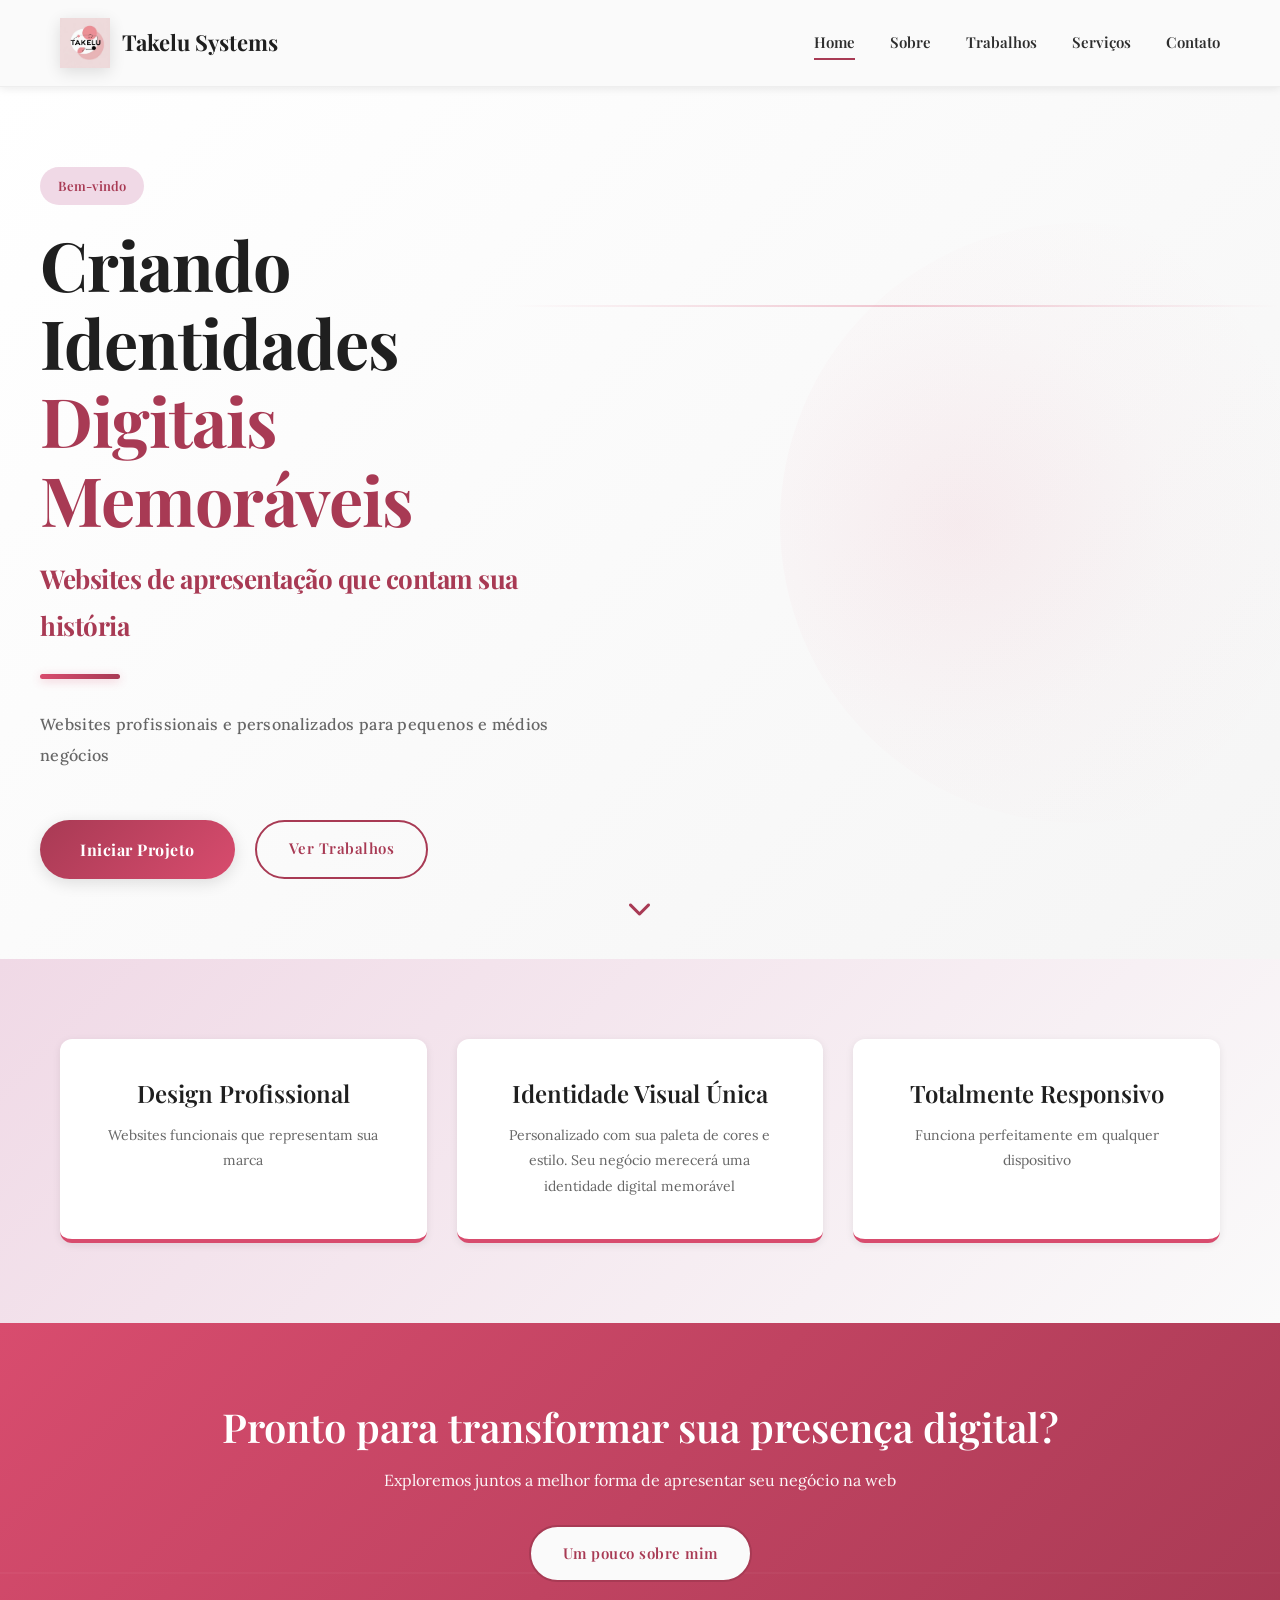
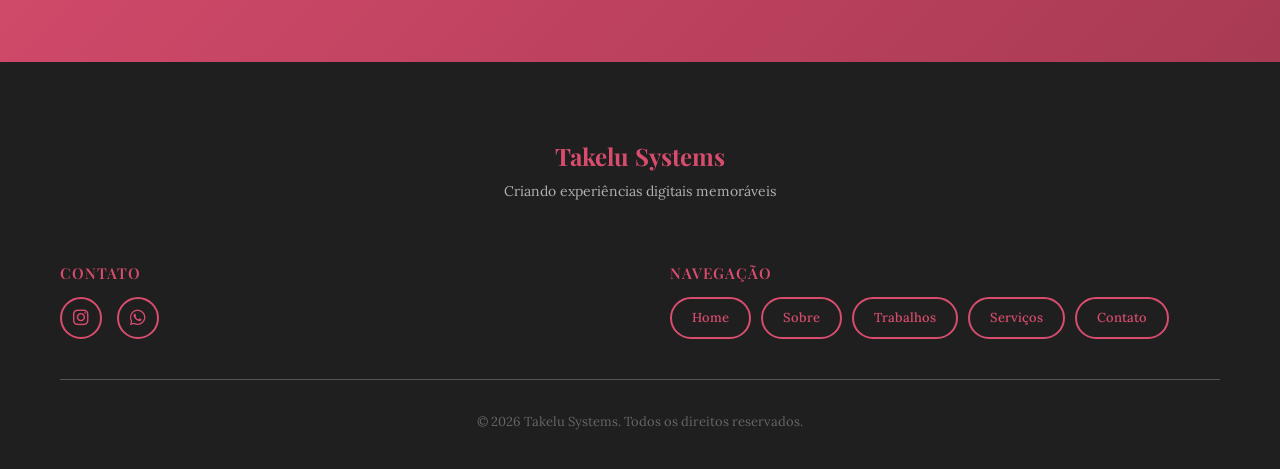
<file: index.html>
<!DOCTYPE html>
<html lang="pt-BR">
<head>
    <meta charset="UTF-8">
    <meta name="viewport" content="width=device-width, initial-scale=1.0">
    <title>Takelu Systems - Design de Sites</title>
    <link rel="stylesheet" href="assets/css/style.css">
    <link href="https://cdnjs.cloudflare.com/ajax/libs/font-awesome/6.4.0/css/all.min.css" rel="stylesheet">
    <link href="https://fonts.googleapis.com/css2?family=Playfair+Display:wght@400;600;700&family=Lora:wght@400;500;600&display=swap" rel="stylesheet">
</head>
<body class="home-page">
    <!-- Navegação -->
    <nav class="navbar">
        <div class="container">
            <div class="nav-brand">
                <img src="assets/images/logo.png" alt="Logo Takelu Systems" class="logo-img">
                <span class="brand-text">Takelu Systems</span>
            </div>
            <div class="nav-toggle" id="navToggle">
                <span></span>
                <span></span>
                <span></span>
            </div>
            <ul class="nav-menu" id="navMenu">
                <li><a href="index.html" class="active">Home</a></li>
                <li><a href="sobre.html">Sobre</a></li>
                <li><a href="trabalhos.html">Trabalhos</a></li>
                <li><a href="servicos.html">Serviços</a></li>
                <li><a href="contato.html">Contato</a></li>
            </ul>
        </div>
    </nav>

    <!-- Hero Section -->
    <section class="hero">
        <div class="bg-accent">
            <div class="vine vine-1"></div>
        </div>

        <div class="container hero-content">
            <div class="hero-text">
                <div class="hero-badge">Bem-vindo</div>
                <h1 class="hero-title">Criando Identidades<br><span class="text-rose">Digitais Memoráveis</span></h1>
                <p class="hero-subtitle">Websites de apresentação que contam sua história</p>
                <div class="hero-divider"></div>
                <p class="hero-description">Websites profissionais e personalizados para pequenos e médios negócios</p>
                <div class="hero-buttons">
                    <a href="contato.html" class="btn btn-primary">Iniciar Projeto</a>
                    <a href="trabalhos.html" class="btn btn-secondary">Ver Trabalhos</a>
                </div>
            </div>
        </div>

        <div class="scroll-indicator">
            <i class="fas fa-chevron-down"></i>
        </div>
    </section>

     <!-- Values Section -->
    <section class="values-section">
        <div class="bg-values">
            </div>
            <div class="container">
                <div class="values-grid">
                    <div class="value-card">
                        <h3>Design Profissional</h3>
                        <p>Websites funcionais que representam sua marca</p>
                    </div>
                    <div class="value-card">
                        <h3>Identidade Visual Única</h3>
                        <p>Personalizado com sua paleta de cores e estilo. Seu negócio merecerá uma identidade digital memorável</p>
                    </div>
                    <div class="value-card">
                        <h3>Totalmente Responsivo</h3>
                        <p>Funciona perfeitamente em qualquer dispositivo</p>
                    </div>
                </div>
            </div>
    </section>

    <!-- CTA Section -->
    <section class="cta-section">
        <div class="bg-cta">
            <div class="vine vine-2"></div>
        </div>
        <div class="container cta-content">
            <h2>Pronto para transformar sua presença digital?</h2>
            <p>Exploremos juntos a melhor forma de apresentar seu negócio na web</p>
            <a href="sobre.html" class="btn btn-light">Um pouco sobre mim</a>
        </div>
    </section>

    <!-- Footer -->
    <footer class="footer">
        <div class="bg-footer">
        </div>
        <div class="container">
            <!-- Marca no Topo -->
            <div class="footer-header">
                <div class="footer-brand">
                    <h3>Takelu Systems</h3>
                    <p>Criando experiências digitais memoráveis</p>
                </div>
            </div>

            <!-- Navegação e Contato -->
            <div class="footer-wrapper">
                <div class="footer-section">
                    <h4>Contato</h4>
                    <div class="footer-content">
                        <div class="social-links">
                            <a href="https://instagram.com/takelusystems" target="_blank"><i class="fab fa-instagram"></i></a>
                            <a href="https://wa.me/5511951760383" target="_blank"><i class="fab fa-whatsapp"></i></a>
                        </div>
                    </div>
                </div>
                <div class="footer-section">
                    <h4>Navegação</h4>
                    <div class="footer-content">
                        <ul class="footer-links-list">
                            <li><a href="index.html">Home</a></li>
                            <li><a href="sobre.html">Sobre</a></li>
                            <li><a href="trabalhos.html">Trabalhos</a></li>
                            <li><a href="servicos.html">Serviços</a></li>
                            <li><a href="contato.html">Contato</a></li>
                        </ul>
                    </div>
                </div>
            </div>

            <div class="footer-bottom">
                <p>&copy; 2026 Takelu Systems. Todos os direitos reservados.</p>
            </div>
        </div>
    </footer>

    <script src="assets/js/script.js"></script>
</body>
</html>
</file>
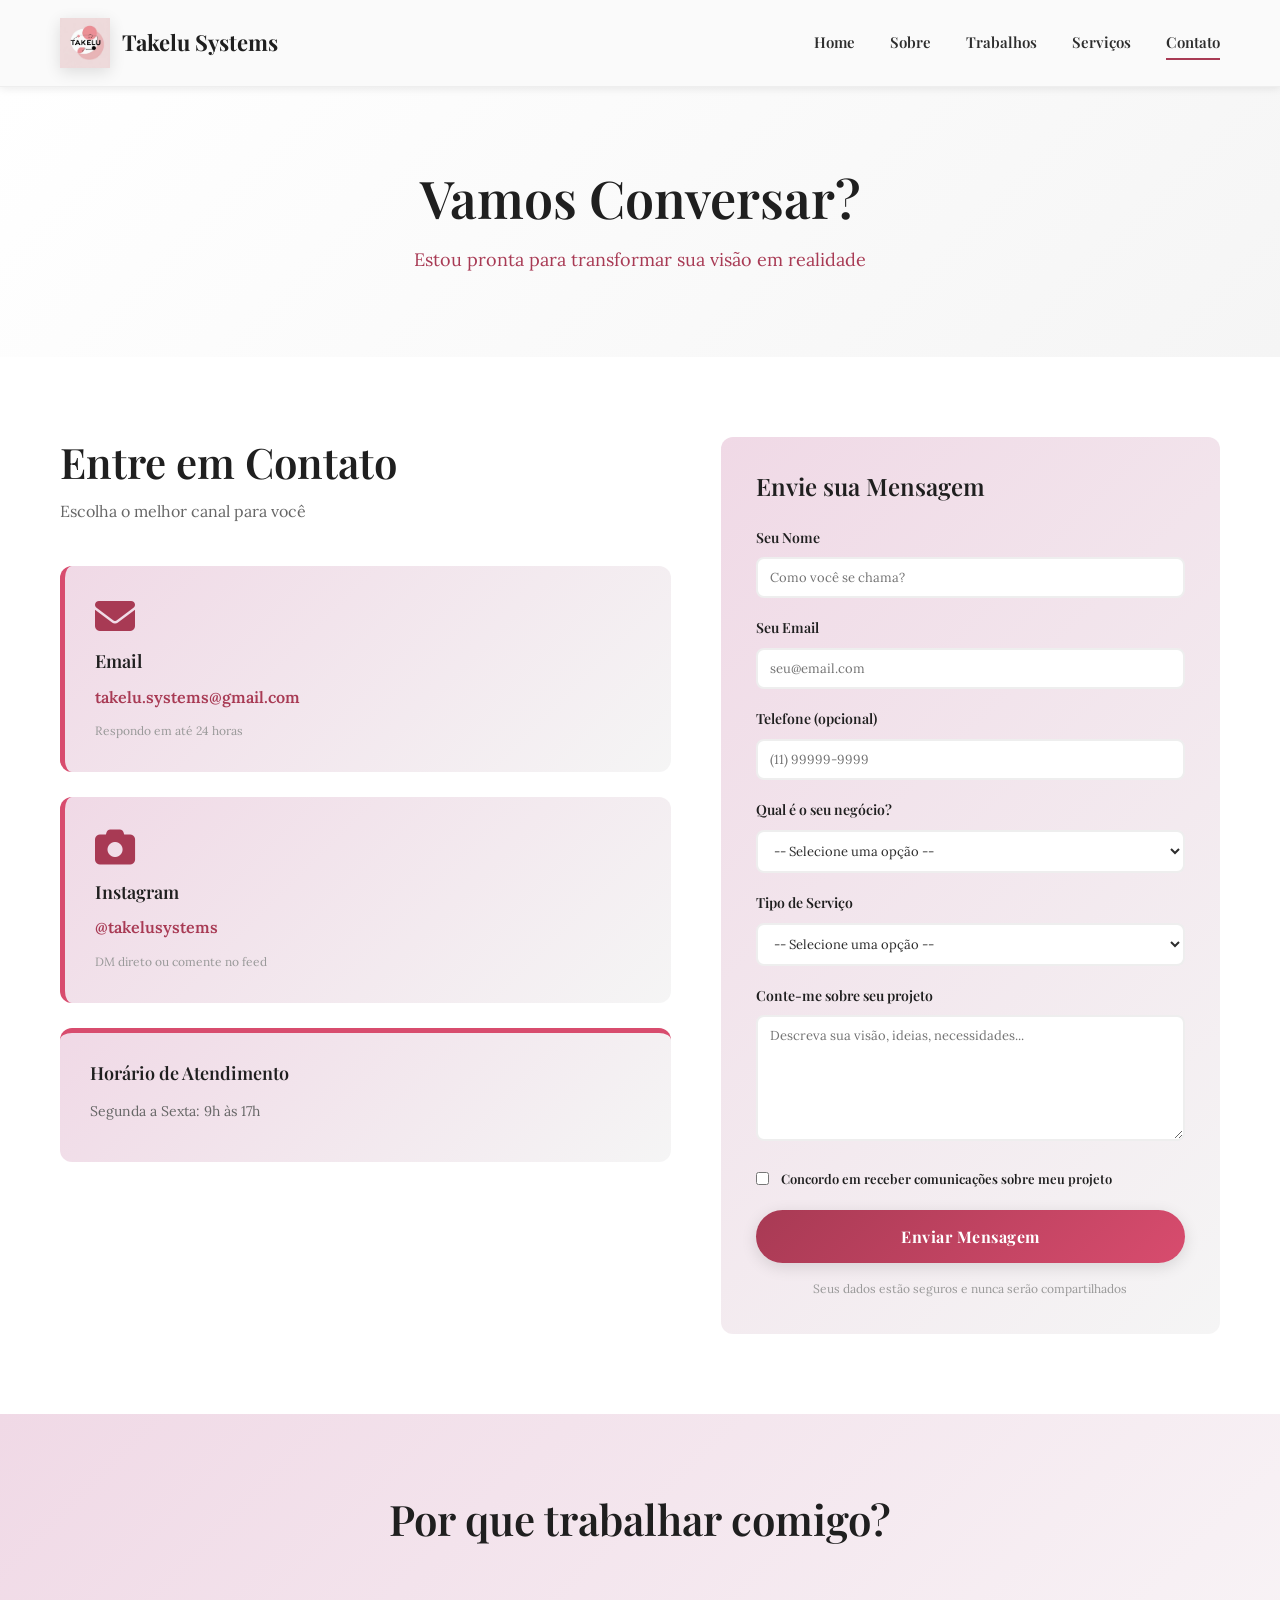
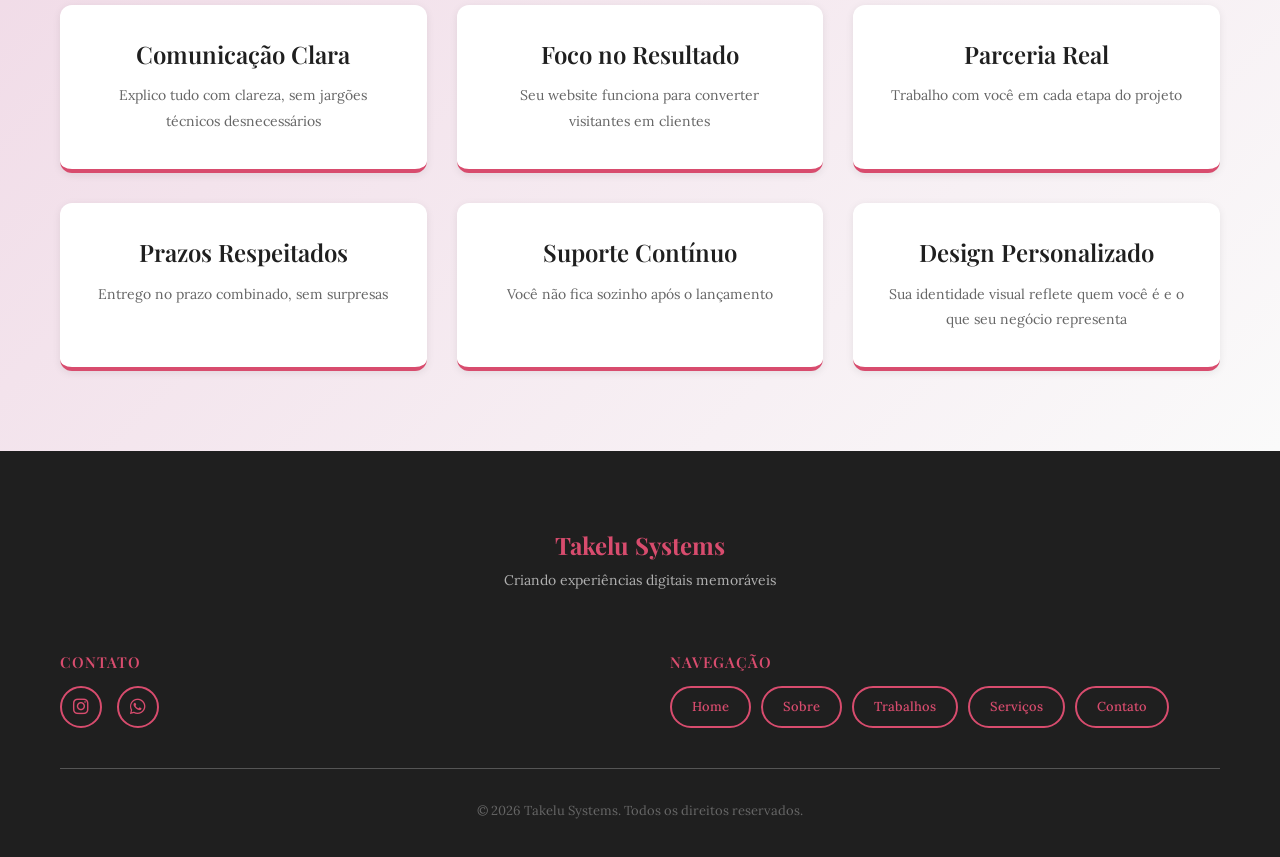
<file: contato.html>
<!DOCTYPE html>
<html lang="pt-BR">
<head>
    <meta charset="UTF-8">
    <meta name="viewport" content="width=device-width, initial-scale=1.0">
    <title>Contato - Takelu Systems</title>
    <link rel="stylesheet" href="assets/css/style.css">
    <link href="https://cdnjs.cloudflare.com/ajax/libs/font-awesome/6.4.0/css/all.min.css" rel="stylesheet">
    <link href="https://fonts.googleapis.com/css2?family=Playfair+Display:wght@400;600;700&family=Lora:wght@400;500;600&display=swap" rel="stylesheet">
</head>
<body class="contato-page">
    <!-- Navegação -->
    <nav class="navbar">
        <div class="container">
            <div class="nav-brand">
                <img src="assets/images/logo.png" alt="Logo Takelu Systems" class="logo-img">
                <span class="brand-text">Takelu Systems</span>
            </div>
            <div class="nav-toggle" id="navToggle">
                <span></span>
                <span></span>
                <span></span>
            </div>
            <ul class="nav-menu" id="navMenu">
                <li><a href="index.html">Home</a></li>
                <li><a href="sobre.html">Sobre</a></li>
                <li><a href="trabalhos.html">Trabalhos</a></li>
                <li><a href="servicos.html">Serviços</a></li>
                <li><a href="contato.html" class="active">Contato</a></li>
            </ul>
        </div>
    </nav>

    <!-- Page Header -->
    <section class="page-header">
        <div class="header-bg">
        </div>
        <div class="container">
            <h1>Vamos Conversar?</h1>
            <p>Estou pronta para transformar sua visão em realidade</p>
        </div>
    </section>

    <!-- Contact Content -->
    <section class="contato-section">
        <div class="container">
            <div class="contato-grid">
                <div class="contato-info">
                    <h2>Entre em Contato</h2>
                    <p class="subtitle">Escolha o melhor canal para você</p>

                    <div class="info-card">
                        <i class="fas fa-envelope"></i>
                        <h3>Email</h3>
                        <p><a href="mailto:takelu.systems@gmail.com">takelu.systems@gmail.com</a></p>
                        <span class="info-note">Respondo em até 24 horas</span>
                    </div>

                    <div class="info-card">
                        <i class="fas fa-camera"></i>
                        <h3>Instagram</h3>
                        <p><a href="https://instagram.com/takelusystems" target="_blank">@takelusystems</a></p>
                        <span class="info-note">DM direto ou comente no feed</span>
                    </div>

                    <div class="contact-hours">
                        <h4>Horário de Atendimento</h4>
                        <p>Segunda a Sexta: 9h às 17h</p>
                    </div>
                </div>

                <form class="contato-form" id="contactForm">
                    <h2>Envie sua Mensagem</h2>
                    
                    <div class="form-group">
                        <label>Seu Nome</label>
                        <input type="text" id="name" placeholder="Como você se chama?" required>
                    </div>

                    <div class="form-group">
                        <label>Seu Email</label>
                        <input type="email" id="email" placeholder="seu@email.com" required>
                    </div>

                    <div class="form-group">
                        <label>Telefone (opcional)</label>
                        <input type="tel" id="phone" placeholder="(11) 99999-9999">
                    </div>

                    <div class="form-group">
                        <label>Qual é o seu negócio?</label>
                        <select id="business" required>
                            <option value="">-- Selecione uma opção --</option>
                            <option value="advocacia">Advocacia</option>
                            <option value="beleza">Beleza & Bem-estar</option>
                            <option value="retail">Loja/Varejo</option>
                            <option value="servicos">Serviços</option>
                            <option value="outro">Outro</option>
                        </select>
                    </div>

                    <div class="form-group">
                        <label>Tipo de Serviço</label>
                        <select id="service" required>
                            <option value="">-- Selecione uma opção --</option>
                            <option value="website-novo">Website Novo</option>
                            <option value="website-reforma">Reformular Website Existente</option>
                            <option value="consultoria">Consultoria de Design</option>
                            <option value="outro-servico">Outro Serviço</option>
                        </select>
                    </div>

                    <div class="form-group">
                        <label>Conte-me sobre seu projeto</label>
                        <textarea id="message" placeholder="Descreva sua visão, ideias, necessidades..." rows="6" required></textarea>
                    </div>

                    <div class="form-group checkbox">
                        <input type="checkbox" id="privacy" required>
                        <label for="privacy">Concordo em receber comunicações sobre meu projeto</label>
                    </div>

                    <button type="submit" class="btn btn-primary">Enviar Mensagem</button>
                    <p class="form-note">Seus dados estão seguros e nunca serão compartilhados</p>
                </form>
            </div>
        </div>
    </section>

    <!-- Why Work With Me -->
    <section class="why-section">
        <div class="bg-why">
        </div>
        <div class="container">
            <h2>Por que trabalhar comigo?</h2>
            <div class="why-grid">
                <div class="why-card">
                    
                    <h3>Comunicação Clara</h3>
                    <p>Explico tudo com clareza, sem jargões técnicos desnecessários</p>
                </div>
                <div class="why-card">
                    
                    <h3>Foco no Resultado</h3>
                    <p>Seu website funciona para converter visitantes em clientes</p>
                </div>
                <div class="why-card">
                    
                    <h3>Parceria Real</h3>
                    <p>Trabalho com você em cada etapa do projeto</p>
                </div>
                <div class="why-card">
                    
                    <h3>Prazos Respeitados</h3>
                    <p>Entrego no prazo combinado, sem surpresas</p>
                </div>
                <div class="why-card">
                    
                    <h3>Suporte Contínuo</h3>
                    <p>Você não fica sozinho após o lançamento</p>
                </div>
                <div class="why-card">
                    
                    <h3>Design Personalizado</h3>
                    <p>Sua identidade visual reflete quem você é e o que seu negócio representa</p>
                </div>
            
            </div>
        </div>
    </section>

    <!-- Footer -->
    <footer class="footer">
        <div class="bg-footer">
        </div>
        <div class="container">
            <!-- Marca no Topo -->
            <div class="footer-header">
                <div class="footer-brand">
                    <h3>Takelu Systems</h3>
                    <p>Criando experiências digitais memoráveis</p>
                </div>
            </div>

            <!-- Navegação e Contato -->
             <div class="footer-wrapper">
                <div class="footer-section">
                    <h4>Contato</h4>
                    <div class="footer-content">
                        <div class="social-links">
                            <a href="https://instagram.com/takelusystems" target="_blank"><i class="fab fa-instagram"></i></a>
                            <a href="https://wa.me/5511951760383" target="_blank"><i class="fab fa-whatsapp"></i></a>
                        </div>
                    </div>
                </div>
                <div class="footer-section">
                    <h4>Navegação</h4>
                    <div class="footer-content">
                        <ul class="footer-links-list">
                            <li><a href="index.html">Home</a></li>
                            <li><a href="sobre.html">Sobre</a></li>
                            <li><a href="trabalhos.html">Trabalhos</a></li>
                            <li><a href="servicos.html">Serviços</a></li>
                            <li><a href="contato.html">Contato</a></li>
                        </ul>
                    </div>
                </div>
            </div>

            <div class="footer-bottom">
                <p>&copy; 2026 Takelu Systems. Todos os direitos reservados.</p>
            </div>
        </div>
    </footer>

    <script src="assets/js/script.js"></script>
</body>
</html>
</file>
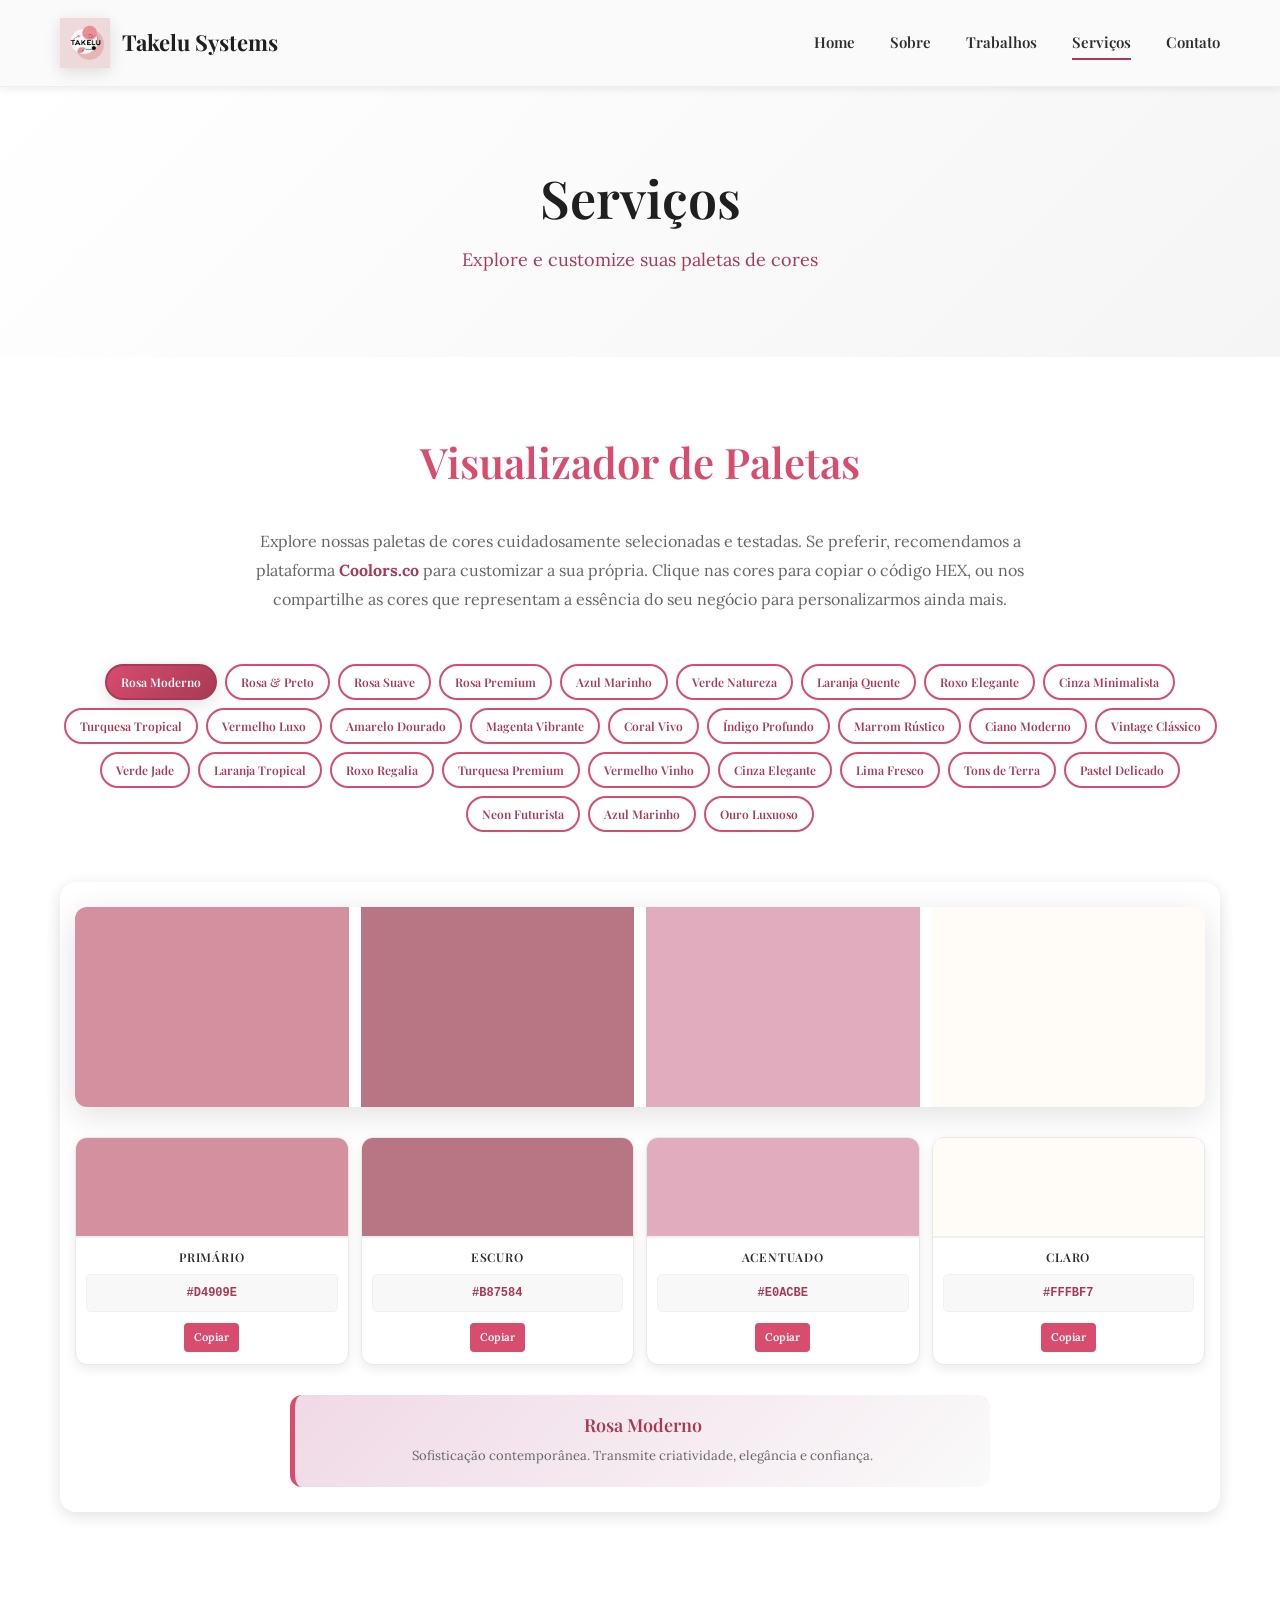
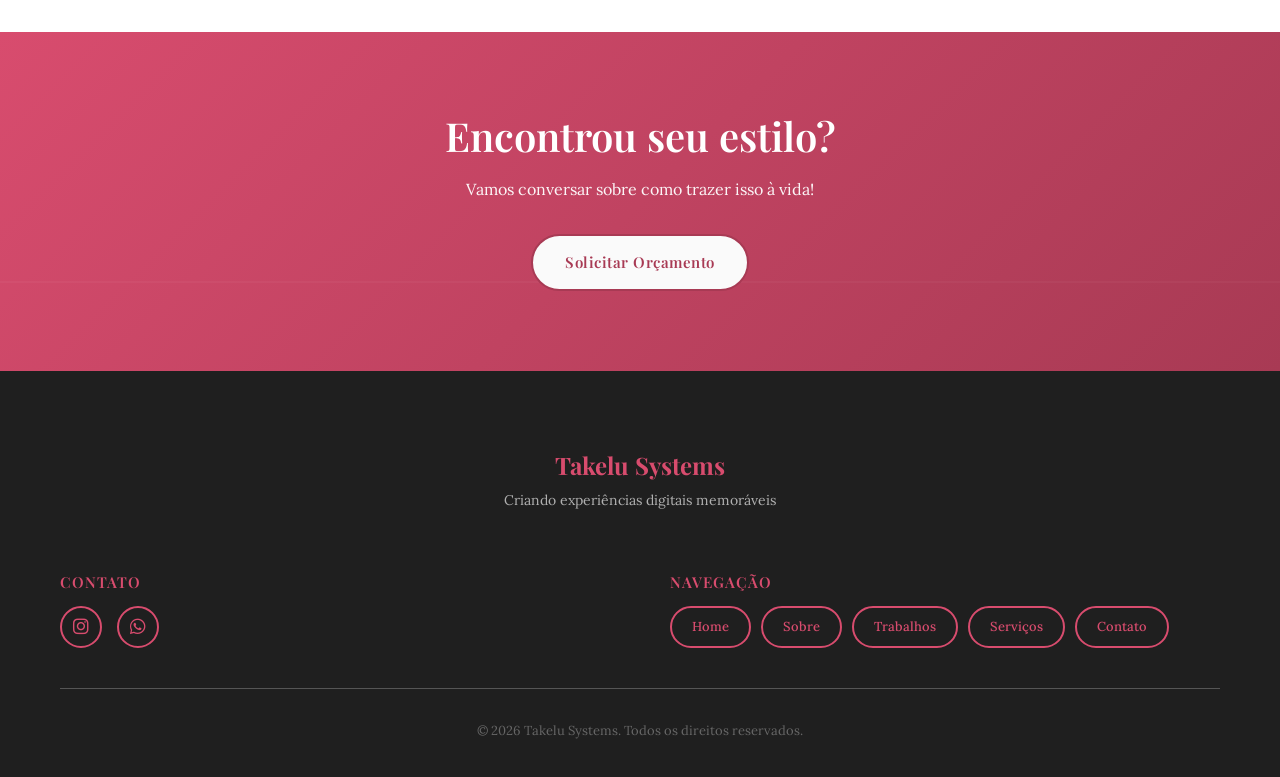
<file: servicos.html>
<!DOCTYPE html>
<html lang="pt-BR">
<head>
    <meta charset="UTF-8">
    <meta name="viewport" content="width=device-width, initial-scale=1.0">
    <title>Serviços - Takelu Systems</title>
    <link rel="stylesheet" href="assets/css/style.css">
    <link href="https://cdnjs.cloudflare.com/ajax/libs/font-awesome/6.4.0/css/all.min.css" rel="stylesheet">
    <link href="https://fonts.googleapis.com/css2?family=Playfair+Display:wght@400;600;700&family=Lora:wght@400;500;600&display=swap" rel="stylesheet">
</head>
<body class="servicos-page">
    <!-- Navegação -->
    <nav class="navbar">
        <div class="container">
            <div class="nav-brand">
                <img src="assets/images/logo.png" alt="Logo Takelu Systems" class="logo-img">
                <span class="brand-text">Takelu Systems</span>
            </div>
            <div class="nav-toggle" id="navToggle">
                <span></span>
                <span></span>
                <span></span>
            </div>
            <ul class="nav-menu" id="navMenu">
                <li><a href="index.html">Home</a></li>
                <li><a href="sobre.html">Sobre</a></li>
                <li><a href="trabalhos.html">Trabalhos</a></li>
                <li><a href="servicos.html" class="active">Serviços</a></li>
                <li><a href="contato.html">Contato</a></li>
            </ul>
        </div>
    </nav>

    <!-- Page Header -->
    <section class="page-header">
        <div class="header-bg">
        </div>
        <div class="container">
            <h1>Serviços</h1>
            <p>Explore e customize suas paletas de cores</p>
        </div>
    </section>
    <!-- Services Content -->
    <section class="servicos-section">
        <div class="container">
            <h2 style="text-align: center; margin-bottom: 40px; color: var(--primary-rose);">Visualizador de Paletas</h2>
            <p style="text-align: center; margin-bottom: 50px; font-size: 16px; color: var(--text-gray); max-width: 800px; margin-left: auto; margin-right: auto; line-height: 1.8;">
                Explore nossas paletas de cores cuidadosamente selecionadas e testadas. Se preferir, recomendamos a plataforma <strong><a href="https://coolors.co" target="_blank" style="color: var(--primary-rose-dark); text-decoration: none;">Coolors.co</a></strong> para customizar a sua própria. Clique nas cores para copiar o código HEX, ou nos compartilhe as cores que representam a essência do seu negócio para personalizarmos ainda mais.
            </p>

            <!-- Color Palette Selector -->
            <div class="palette-selector">
                <button class="palette-btn active" data-palette="rosa-moderno">Rosa Moderno</button>
                <button class="palette-btn" data-palette="rosa-preto">Rosa & Preto</button>
                <button class="palette-btn" data-palette="rosa-suave">Rosa Suave</button>
                <button class="palette-btn" data-palette="rosa-premium">Rosa Premium</button>
                <button class="palette-btn" data-palette="azul-marino">Azul Marinho</button>
                <button class="palette-btn" data-palette="verde-natureza">Verde Natureza</button>
                <button class="palette-btn" data-palette="laranja-quente">Laranja Quente</button>
                <button class="palette-btn" data-palette="roxo-elegante">Roxo Elegante</button>
                <button class="palette-btn" data-palette="cinza-minimalista">Cinza Minimalista</button>
                <button class="palette-btn" data-palette="turquesa-tropical">Turquesa Tropical</button>
                <button class="palette-btn" data-palette="vermelho-luxo">Vermelho Luxo</button>
                <button class="palette-btn" data-palette="amarelo-dourado">Amarelo Dourado</button>
                <button class="palette-btn" data-palette="magenta-vibrante">Magenta Vibrante</button>
                <button class="palette-btn" data-palette="coral-vivo">Coral Vivo</button>
                <button class="palette-btn" data-palette="indigo-profundo">Índigo Profundo</button>
                <button class="palette-btn" data-palette="marrom-rustico">Marrom Rústico</button>
                <button class="palette-btn" data-palette="ciano-moderno">Ciano Moderno</button>
                <button class="palette-btn" data-palette="paleta-vintage">Vintage Clássico</button>
                <button class="palette-btn" data-palette="paleta-verde-jade">Verde Jade</button>
                <button class="palette-btn" data-palette="paleta-laranja-tropical">Laranja Tropical</button>
                <button class="palette-btn" data-palette="paleta-roxo-regalia">Roxo Regalia</button>
                <button class="palette-btn" data-palette="paleta-turquesa-premium">Turquesa Premium</button>
                <button class="palette-btn" data-palette="paleta-vermelho-vino">Vermelho Vinho</button>
                <button class="palette-btn" data-palette="paleta-cinza-elegante">Cinza Elegante</button>
                <button class="palette-btn" data-palette="paleta-lima-fresco">Lima Fresco</button>
                <button class="palette-btn" data-palette="paleta-tons-terra">Tons de Terra</button>
                <button class="palette-btn" data-palette="paleta-pastel-delicado">Pastel Delicado</button>
                <button class="palette-btn" data-palette="paleta-neon-futurista">Neon Futurista</button>
                <button class="palette-btn" data-palette="paleta-azul-marinho">Azul Marinho</button>
                <button class="palette-btn" data-palette="paleta-ouro-luxuoso">Ouro Luxuoso</button>
            </div>

            <!-- Color Visualization -->
            <div class="color-visualizer">
                <div class="palette-display" id="paletteDisplay">
                    <!-- Paleta será preenchida por JavaScript -->
                </div>

                <!-- Color Info Cards -->
                <div class="palette-colors-grid">
                    <div class="color-card" id="color1">
                        <div class="color-box"></div>
                        <div class="color-info">
                            <h4></h4>
                            <code></code>
                            <span class="copy-btn">Copiar</span>
                        </div>
                    </div>
                    <div class="color-card" id="color2">
                        <div class="color-box"></div>
                        <div class="color-info">
                            <h4></h4>
                            <code></code>
                            <span class="copy-btn">Copiar</span>
                        </div>
                    </div>
                    <div class="color-card" id="color3">
                        <div class="color-box"></div>
                        <div class="color-info">
                            <h4></h4>
                            <code></code>
                            <span class="copy-btn">Copiar</span>
                        </div>
                    </div>
                    <div class="color-card" id="color4">
                        <div class="color-box"></div>
                        <div class="color-info">
                            <h4></h4>
                            <code></code>
                            <span class="copy-btn">Copiar</span>
                        </div>
                    </div>
                </div>

                <!-- Palette Description -->
                <div class="palette-description">
                    <h3 id="paletteName"></h3>
                    <p id="paletteDesc"></p>
                </div>
            </div>
        </div>
    </section>

    <!-- CTA Section -->
    <section class="cta-section">
        <div class="bg-cta">
            <div class="vine vine-2"></div>
        </div>
        <div class="container cta-content">
            <h2>Encontrou seu estilo?</h2>
            <p>Vamos conversar sobre como trazer isso à vida!</p>
            <a href="contato.html" class="btn btn-light">Solicitar Orçamento</a>
        </div>
    </section>

    <!-- Footer -->
    <footer class="footer">
        <div class="bg-footer">
        </div>
        <div class="container">
            <!-- Marca no Topo -->
            <div class="footer-header">
                <div class="footer-brand">
                    <h3>Takelu Systems</h3>
                    <p>Criando experiências digitais memoráveis</p>
                </div>
            </div>

            <!-- Navegação e Contato -->
             <div class="footer-wrapper">
                <div class="footer-section">
                    <h4>Contato</h4>
                    <div class="footer-content">
                        <div class="social-links">
                            <a href="https://instagram.com/takelusystems" target="_blank"><i class="fab fa-instagram"></i></a>
                            <a href="https://wa.me/5511951760383" target="_blank"><i class="fab fa-whatsapp"></i></a>
                        </div>
                    </div>
                </div>
                <div class="footer-section">
                    <h4>Navegação</h4>
                    <div class="footer-content">
                        <ul class="footer-links-list">
                            <li><a href="index.html">Home</a></li>
                            <li><a href="sobre.html">Sobre</a></li>
                            <li><a href="trabalhos.html">Trabalhos</a></li>
                            <li><a href="servicos.html">Serviços</a></li>
                            <li><a href="contato.html">Contato</a></li>
                        </ul>
                    </div>
                </div>
            </div>

            <div class="footer-bottom">
                <p>&copy; 2026 Takelu Systems. Todos os direitos reservados.</p>
            </div>
        </div>
    </footer>

    <script src="assets/js/script.js"></script>
</body>
</html>
</file>
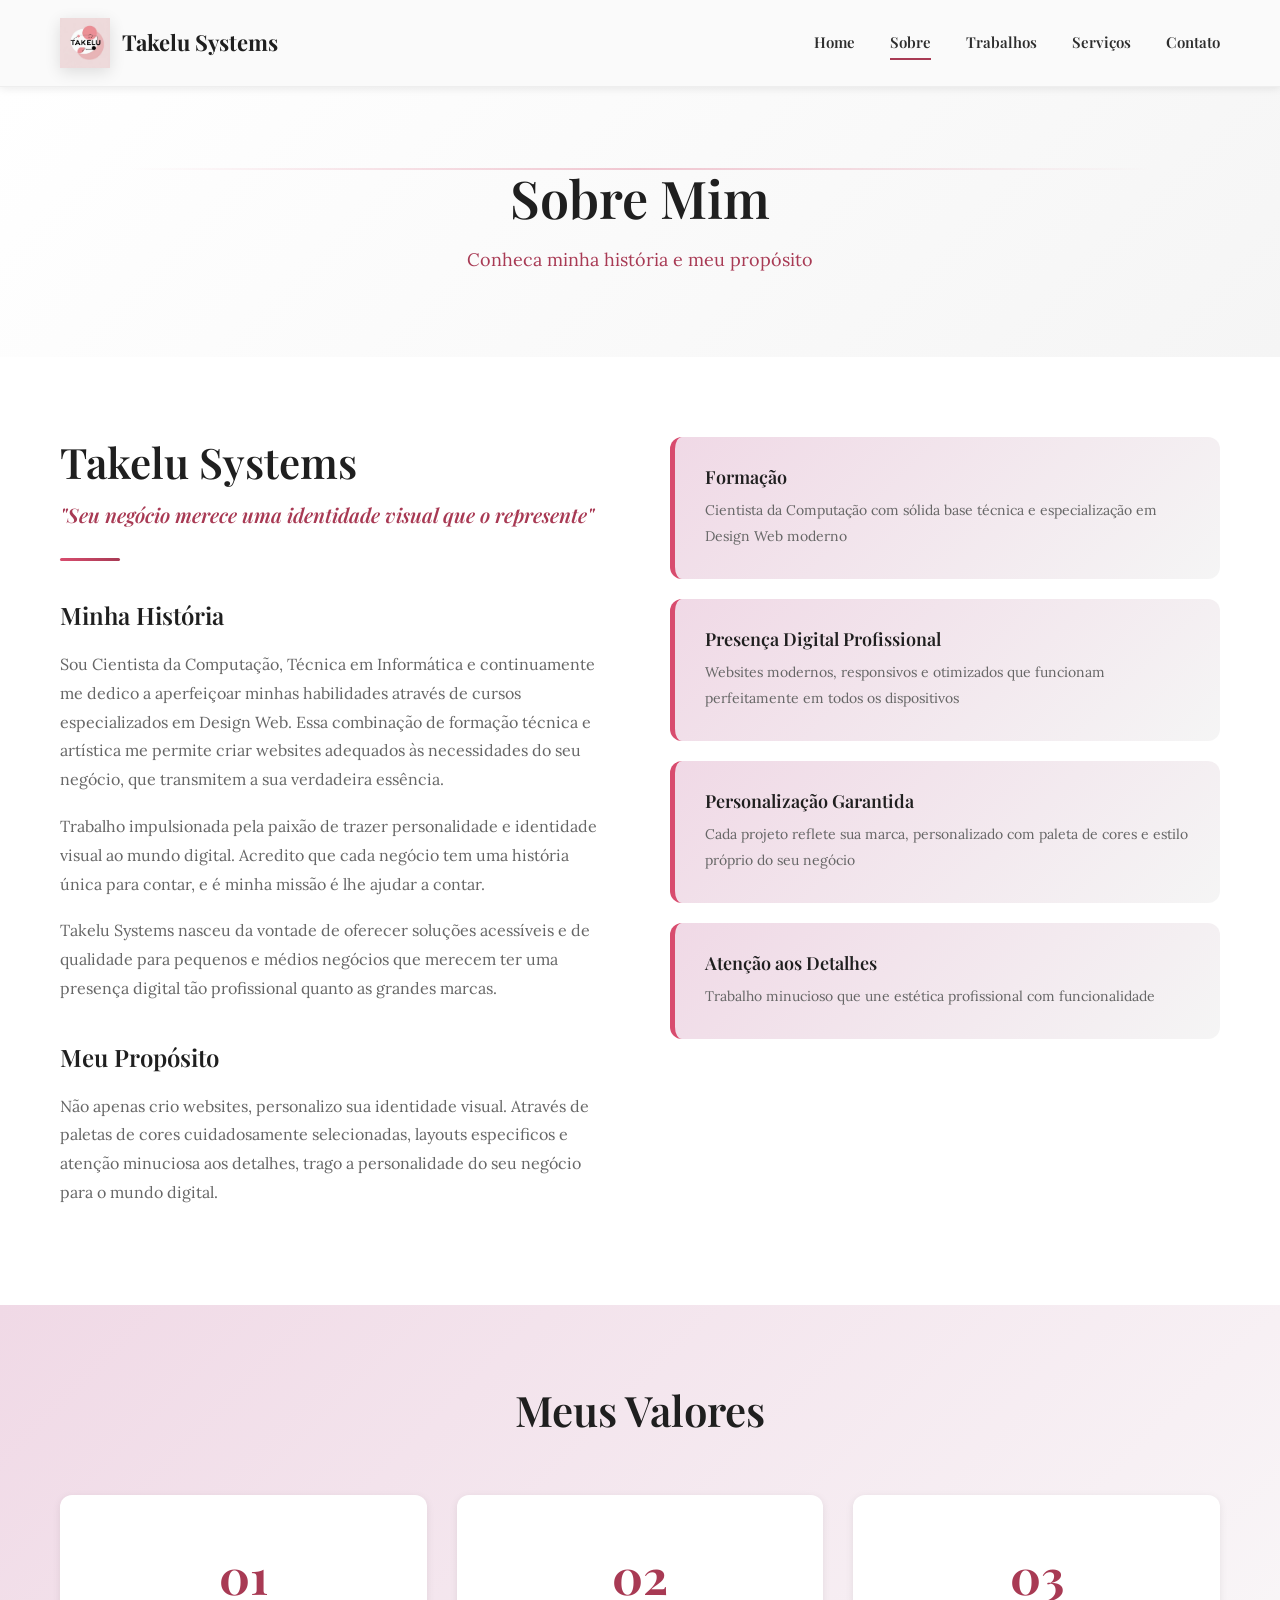
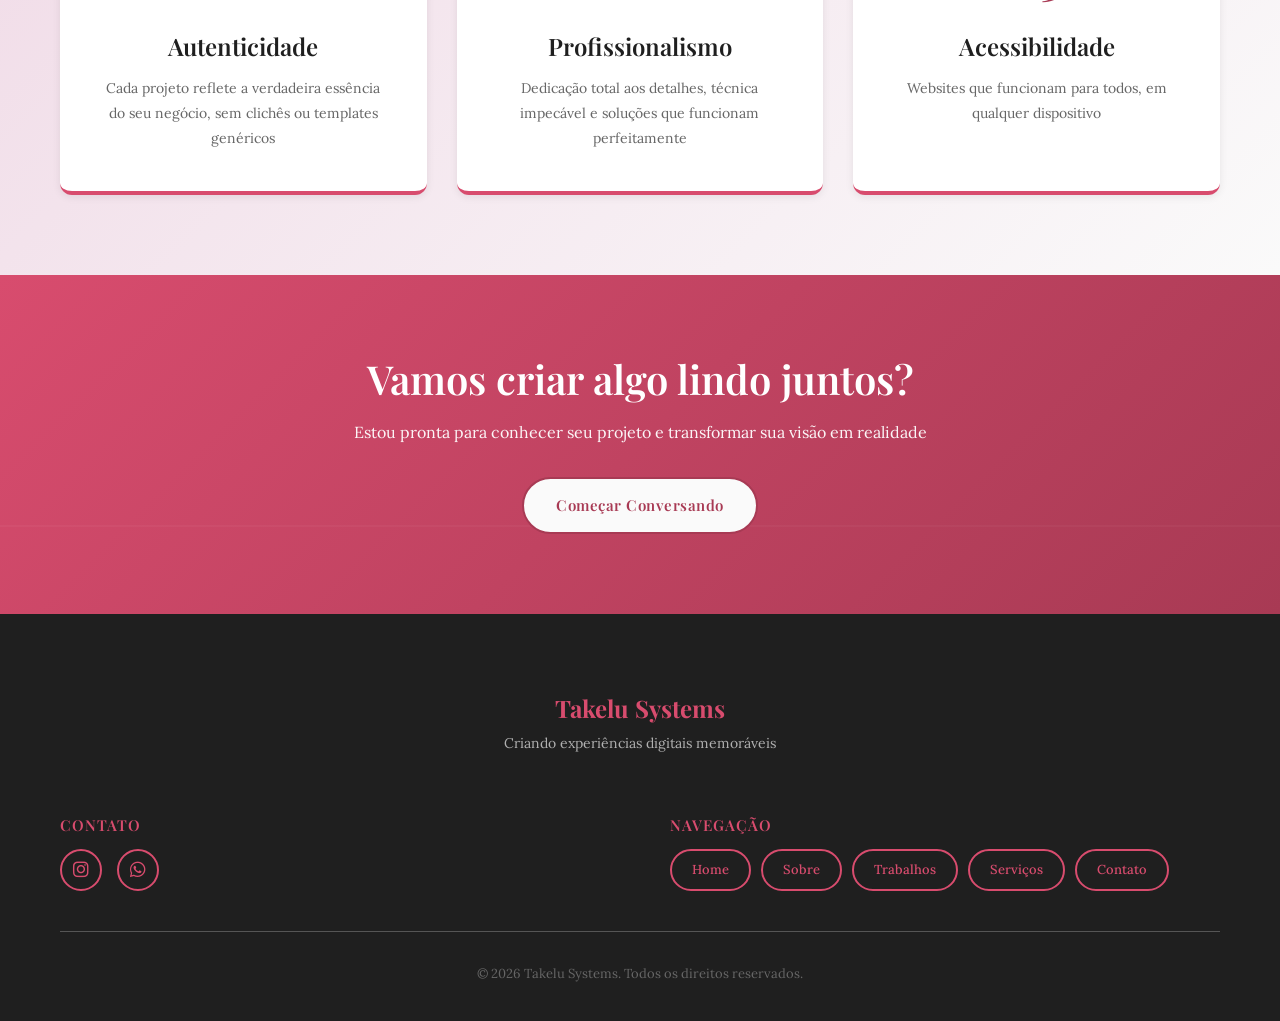
<file: sobre.html>
<!DOCTYPE html>
<html lang="pt-BR">
<head>
    <meta charset="UTF-8">
    <meta name="viewport" content="width=device-width, initial-scale=1.0">
    <title>Sobre - Takelu Systems</title>
    <link rel="stylesheet" href="assets/css/style.css">
    <link href="https://cdnjs.cloudflare.com/ajax/libs/font-awesome/6.4.0/css/all.min.css" rel="stylesheet">
    <link href="https://fonts.googleapis.com/css2?family=Playfair+Display:wght@400;600;700&family=Lora:wght@400;500;600&display=swap" rel="stylesheet">
</head>
<body class="sobre-page">
    <!-- Navegação -->
    <nav class="navbar">
        <div class="container">
            <div class="nav-brand">
                <img src="assets/images/logo.png" alt="Logo Takelu Systems" class="logo-img">
                <span class="brand-text">Takelu Systems</span>
            </div>
            <div class="nav-toggle" id="navToggle">
                <span></span>
                <span></span>
                <span></span>
            </div>
            <ul class="nav-menu" id="navMenu">
                <li><a href="index.html">Home</a></li>
                <li><a href="sobre.html" class="active">Sobre</a></li>
                <li><a href="trabalhos.html">Trabalhos</a></li>
                <li><a href="servicos.html">Serviços</a></li>
                <li><a href="contato.html">Contato</a></li>
            </ul>
        </div>
    </nav>

    <!-- Page Header -->
    <section class="page-header">
        <div class="header-bg">
            <div class="vine vine-page"></div>
        </div>
        <div class="container">
            <h1>Sobre Mim</h1>
            <p>Conheca minha história e meu propósito</p>
        </div>
    </section>

    <!-- About Content -->
    <section class="about-section">
        <div class="container">
            <div class="about-grid">
                <div class="about-content">
                    <h2>Takelu Systems</h2>
                    <p class="slogan">"Seu negócio merece uma identidade visual que o represente"</p>
                    <div class="divider"></div>
                    
                    <h3>Minha História</h3>
                    <p>
                        Sou Cientista da Computação, Técnica em Informática e continuamente me dedico a aperfeiçoar 
                        minhas habilidades através de cursos especializados em Design Web. Essa combinação de formação 
                        técnica e artística me permite criar websites adequados às necessidades do seu negócio, 
                        que transmitem a sua verdadeira essência.
                    </p>
                    <p>
                        Trabalho impulsionada pela paixão de trazer personalidade e identidade visual ao mundo digital. 
                        Acredito que cada negócio tem uma história única para contar, e é minha missão é lhe ajudar a
                        contar.
                    </p>
                    <p>
                        Takelu Systems nasceu da vontade de oferecer soluções acessíveis e de qualidade para pequenos 
                        e médios negócios que merecem ter uma presença digital tão profissional quanto as grandes marcas.
                    </p>

                    <h3 style="margin-top: 40px;">Meu Propósito</h3>
                    <p>
                        Não apenas crio websites, personalizo sua identidade visual. Através de paletas de cores 
                        cuidadosamente selecionadas, layouts especificos e atenção minuciosa aos detalhes, trago 
                        a personalidade do seu negócio para o mundo digital.
                    </p>
                </div>

                <div class="about-visual">
                    <div class="about-card">
                        <h4>Formação</h4>
                        <p>Cientista da Computação com sólida base técnica e especialização em Design Web moderno</p>
                    </div>
                    <div class="about-card">
                        <h4>Presença Digital Profissional</h4>
                        <p>Websites modernos, responsivos e otimizados que funcionam perfeitamente em todos os dispositivos</p>
                    </div>
                    <div class="about-card">
                        <h4>Personalização Garantida</h4>
                        <p>Cada projeto reflete sua marca, personalizado com paleta de cores e estilo próprio do seu negócio</p>
                    </div>
                    <div class="about-card">
                        <h4>Atenção aos Detalhes</h4>
                        <p>Trabalho minucioso que une estética profissional com funcionalidade </p>
                    </div>
                </div>
            </div>
        </div>
    </section>

    <!-- Values Section -->
    <section class="values-section">
        <div class="bg-values">
        </div>
        <div class="container">
            <h2>Meus Valores</h2>
            <div class="values-grid">
                <div class="value-card">
                    <div class="value-number">01</div>
                    <h3>Autenticidade</h3>
                    <p>Cada projeto reflete a verdadeira essência do seu negócio, sem clichês ou templates genéricos</p>
                </div>
                <div class="value-card">
                    <div class="value-number">02</div>
                    <h3>Profissionalismo</h3>
                    <p>Dedicação total aos detalhes, técnica impecável e soluções que funcionam perfeitamente</p>
                </div>
                <div class="value-card">
                    <div class="value-number">03</div>
                    <h3>Acessibilidade</h3>
                    <p>Websites que funcionam para todos, em qualquer dispositivo</p>
                </div>
            </div>
        </div>
    </section>

    <!-- CTA Section -->
    <section class="cta-section">
        <div class="bg-cta">
            <div class="vine vine-2"></div>
        </div>
        <div class="container cta-content">
            <h2>Vamos criar algo lindo juntos?</h2>
            <p>Estou pronta para conhecer seu projeto e transformar sua visão em realidade</p>
            <a href="contato.html" class="btn btn-light">Começar Conversando</a>
        </div>
    </section>

    <!-- Footer -->
    <footer class="footer">
        <div class="bg-footer">
        </div>
        <div class="container">
            <!-- Marca no Topo -->
            <div class="footer-header">
                <div class="footer-brand">
                    <h3>Takelu Systems</h3>
                    <p>Criando experiências digitais memoráveis</p>
                </div>
            </div>

            <!-- Navegação e Contato -->
             <div class="footer-wrapper">
                <div class="footer-section">
                    <h4>Contato</h4>
                    <div class="footer-content">
                        <div class="social-links">
                            <a href="https://instagram.com/takelusystems" target="_blank"><i class="fab fa-instagram"></i></a>
                            <a href="https://wa.me/5511951760383" target="_blank"><i class="fab fa-whatsapp"></i></a>
                        </div>
                    </div>
                </div>
                <div class="footer-section">
                    <h4>Navegação</h4>
                    <div class="footer-content">
                        <ul class="footer-links-list">
                            <li><a href="index.html">Home</a></li>
                            <li><a href="sobre.html">Sobre</a></li>
                            <li><a href="trabalhos.html">Trabalhos</a></li>
                            <li><a href="servicos.html">Serviços</a></li>
                            <li><a href="contato.html">Contato</a></li>
                        </ul>
                    </div>
                </div>
            </div>

            <div class="footer-bottom">
                <p>&copy; 2026 Takelu Systems. Todos os direitos reservados.</p>
            </div>
        </div>
    </footer>

    <script src="assets/js/script.js"></script>
</body>
</html>
</file>
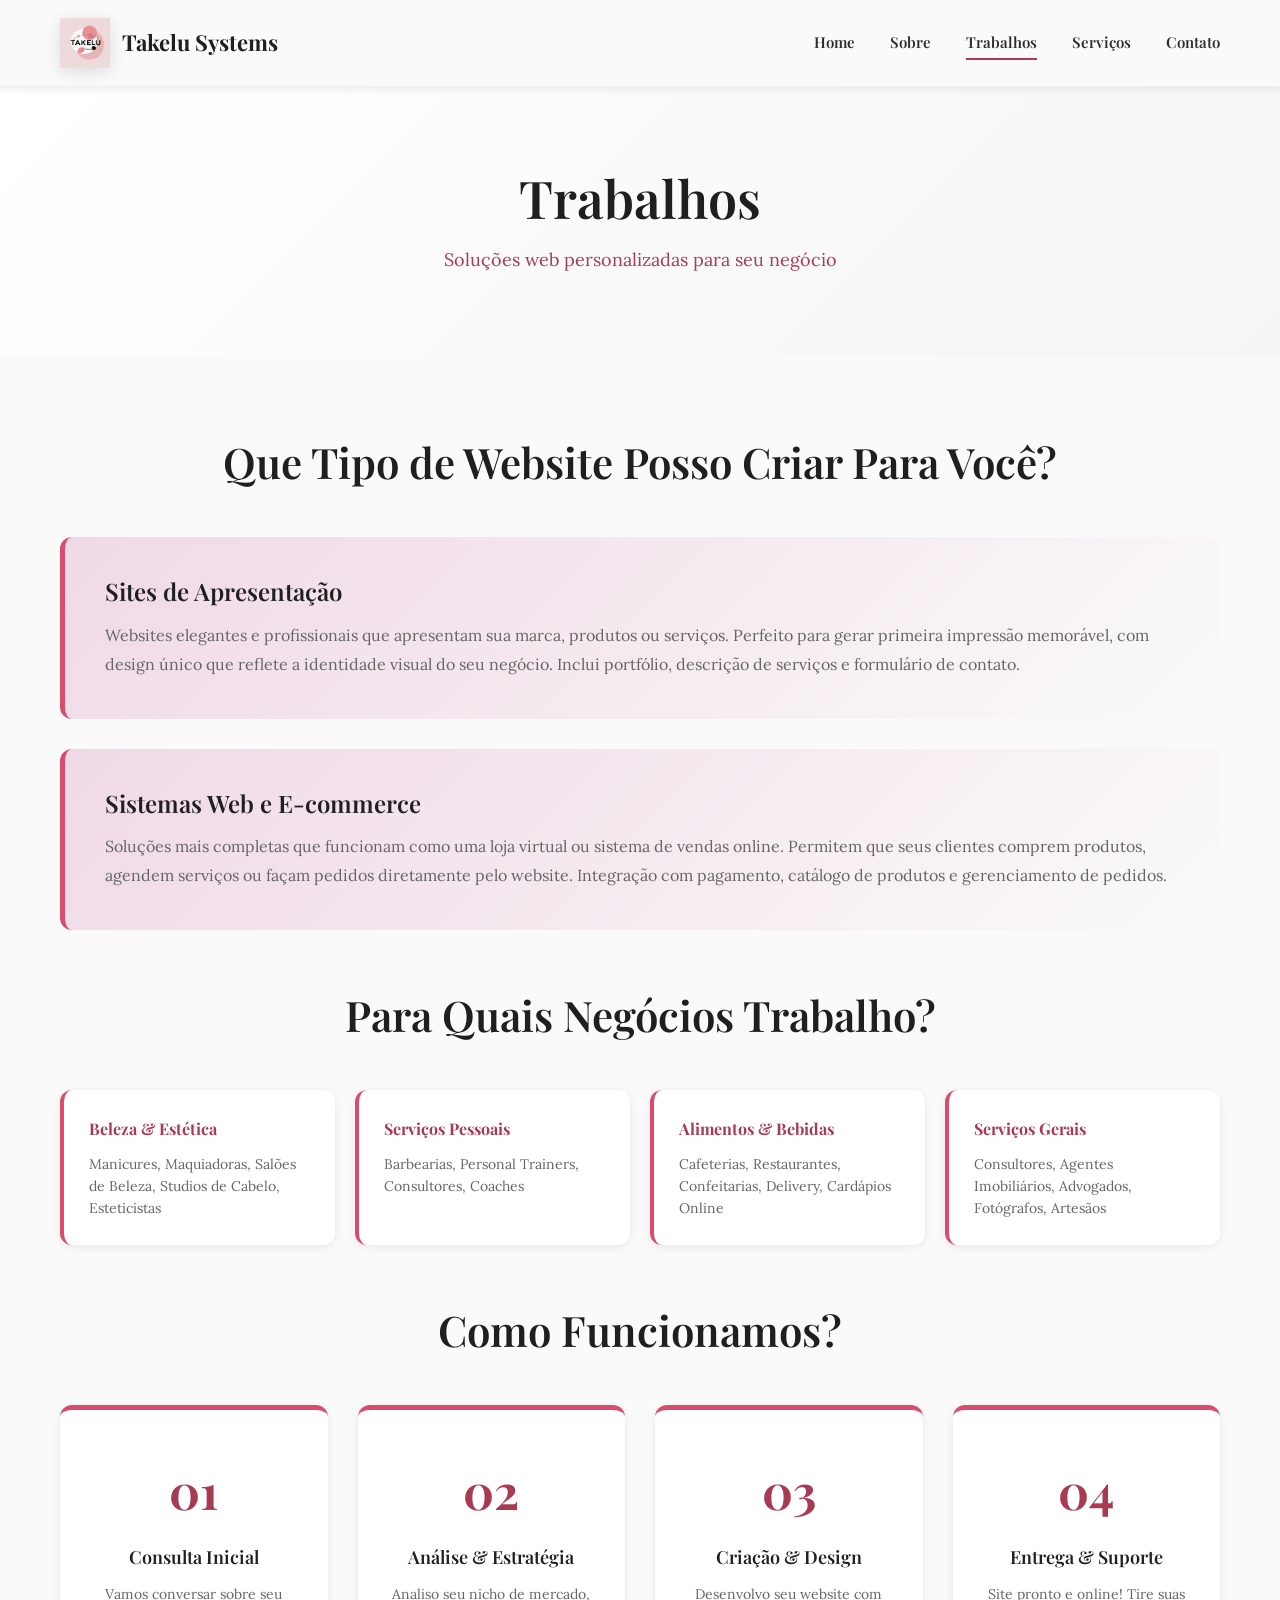
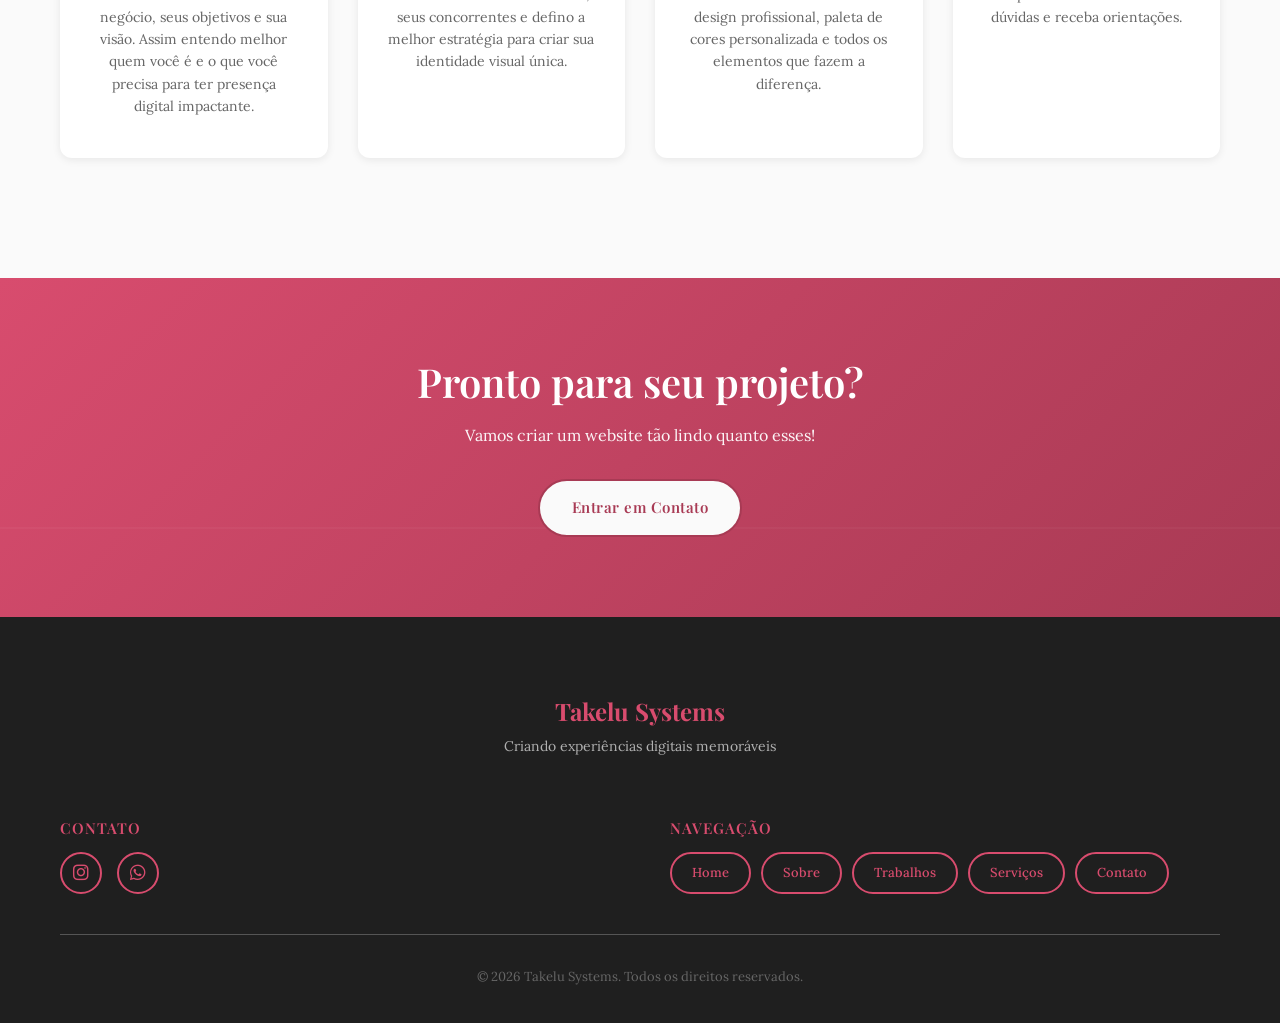
<file: trabalhos.html>
<!DOCTYPE html>
<html lang="pt-BR">
<head>
    <meta charset="UTF-8">
    <meta name="viewport" content="width=device-width, initial-scale=1.0">
    <title>Trabalhos - Takelu Systems</title>
    <link rel="stylesheet" href="assets/css/style.css">
    <link href="https://cdnjs.cloudflare.com/ajax/libs/font-awesome/6.4.0/css/all.min.css" rel="stylesheet">
    <link href="https://fonts.googleapis.com/css2?family=Playfair+Display:wght@400;600;700&family=Lora:wght@400;500;600&display=swap" rel="stylesheet">
</head>
<body class="trabalhos-page">
    <!-- Navegação -->
    <nav class="navbar">
        <div class="container">
            <div class="nav-brand">
                <img src="assets/images/logo.png" alt="Logo Takelu Systems" class="logo-img">
                <span class="brand-text">Takelu Systems</span>
            </div>
            <div class="nav-toggle" id="navToggle">
                <span></span>
                <span></span>
                <span></span>
            </div>
            <ul class="nav-menu" id="navMenu">
                <li><a href="index.html">Home</a></li>
                <li><a href="sobre.html">Sobre</a></li>
                <li><a href="trabalhos.html" class="active">Trabalhos</a></li>
                <li><a href="servicos.html">Serviços</a></li>
                <li><a href="contato.html">Contato</a></li>
            </ul>
        </div>
    </nav>

    <!-- Page Header -->
    <section class="page-header">
        <div class="header-bg">
        </div>
        <div class="container">
            <h1>Trabalhos</h1>
            <p>Soluções web personalizadas para seu negócio</p>
        </div>
    </section>

    <!-- Serviços de Trabalho -->
    <section class="trabalhos-section">
        <div class="container">
            <h2 style="text-align: center; margin-bottom: 50px;">Que Tipo de Website Posso Criar Para Você?</h2>
            
            <!-- Tipo de Solution 1 -->
            <div class="work-type-card">
                <h3>Sites de Apresentação</h3>
                <p>
                    Websites elegantes e profissionais que apresentam sua marca, produtos ou serviços. 
                    Perfeito para gerar primeira impressão memorável, com design único que reflete a identidade 
                    visual do seu negócio. Inclui portfólio, descrição de serviços e formulário de contato.
                </p>
            </div>

            <!-- Tipo de Solution 2 -->
            <div class="work-type-card">
                <h3>Sistemas Web e E-commerce</h3>
                <p>
                    Soluções mais completas que funcionam como uma loja virtual ou sistema de vendas online. 
                    Permitem que seus clientes comprem produtos, agendem serviços ou façam pedidos diretamente 
                    pelo website. Integração com pagamento, catálogo de produtos e gerenciamento de pedidos.
                </p>
            </div>

            <!-- Setores que Atendo -->
            <h2 style="text-align: center; margin: 60px 0 50px 0;">Para Quais Negócios Trabalho?</h2>
            
            <div class="business-sectors">
                <div class="sector-item">
                    <strong>Beleza & Estética</strong>
                    <p>Manicures, Maquiadoras, Salões de Beleza, Studios de Cabelo, Esteticistas</p>
                </div>
                <div class="sector-item">
                    <strong>Serviços Pessoais</strong>
                    <p>Barbearias, Personal Trainers, Consultores, Coaches</p>
                </div>
                <div class="sector-item">
                    <strong>Alimentos & Bebidas</strong>
                    <p>Cafeterias, Restaurantes, Confeitarias, Delivery, Cardápios Online</p>
                </div>
                <div class="sector-item">
                    <strong>Serviços Gerais</strong>
                    <p>Consultores, Agentes Imobiliários, Advogados, Fotógrafos, Artesãos</p>
                </div>
            </div>

            <!-- Processo -->
            <h2 style="text-align: center; margin: 60px 0 50px 0;">Como Funcionamos?</h2>
            
            <div class="process-container">
                <div class="process-step">
                    <div class="step-number">01</div>
                    <h4>Consulta Inicial</h4>
                    <p>Vamos conversar sobre seu negócio, seus objetivos e sua visão. Assim entendo melhor 
                    quem você é e o que você precisa para ter presença digital impactante.</p>
                </div>
                <div class="process-step">
                    <div class="step-number">02</div>
                    <h4>Análise & Estratégia</h4>
                    <p>Analiso seu nicho de mercado, seus concorrentes e defino a melhor estratégia 
                    para criar sua identidade visual única.</p>
                </div>
                <div class="process-step">
                    <div class="step-number">03</div>
                    <h4>Criação & Design</h4>
                    <p>Desenvolvo seu website com design profissional, paleta de cores personalizada 
                    e todos os elementos que fazem a diferença.</p>
                </div>
                <div class="process-step">
                    <div class="step-number">04</div>
                    <h4>Entrega & Suporte</h4>
                    <p>Site pronto e online! Tire suas dúvidas e receba orientações.</p>
                </div>
            </div>
        </div>
    </section>

    <!-- CTA Section -->
    <section class="cta-section">
        <div class="bg-cta">
            <div class="vine vine-2"></div>
        </div>
        <div class="container cta-content">
            <h2>Pronto para seu projeto?</h2>
            <p>Vamos criar um website tão lindo quanto esses!</p>
            <a href="contato.html" class="btn btn-light">Entrar em Contato</a>
        </div>
    </section>

    <!-- Footer -->
    <footer class="footer">
        <div class="bg-footer">
        </div>
        <div class="container">
            <!-- Marca no Topo -->
            <div class="footer-header">
                <div class="footer-brand">
                    <h3>Takelu Systems</h3>
                    <p>Criando experiências digitais memoráveis</p>
                </div>
            </div>

            <!-- Navegação e Contato -->
            <div class="footer-wrapper">
                <div class="footer-section">
                    <h4>Contato</h4>
                    <div class="footer-content">
                        <div class="social-links">
                            <a href="https://instagram.com/takelusystems" target="_blank"><i class="fab fa-instagram"></i></a>
                            <a href="https://wa.me/5511951760383" target="_blank"><i class="fab fa-whatsapp"></i></a>
                        </div>
                    </div>
                </div>
                <div class="footer-section">
                    <h4>Navegação</h4>
                    <div class="footer-content">
                        <ul class="footer-links-list">
                            <li><a href="index.html">Home</a></li>
                            <li><a href="sobre.html">Sobre</a></li>
                            <li><a href="trabalhos.html">Trabalhos</a></li>
                            <li><a href="servicos.html">Serviços</a></li>
                            <li><a href="contato.html">Contato</a></li>
                        </ul>
                    </div>
                </div>
            </div>

            <div class="footer-bottom">
                <p>&copy; 2026 Takelu Systems. Todos os direitos reservados.</p>
            </div>
        </div>
    </footer>

    <script src="assets/js/script.js"></script>
</body>
</html>
</file>
<file: assets/css/style.css>
/* ===== FONTES ===== */
@import url('https://fonts.googleapis.com/css2?family=Playfair+Display:wght@400;600;700&family=Lora:wght@400;500;600&display=swap');

/* ===== PALETA DE CORES - ROSA, PRETO E BRANCO (EQUILIBRADO E PROFISSIONAL) ===== */
:root {
    /* Cores Principais */
    --primary-rose: #D84C6E;
    --primary-rose-dark: #A83A54;
    --primary-rose-light: #F0D9E6;
    --primary-black: #1F1F1F;
    --primary-white: #FFFFFF;
    --primary-cream: #FAFAFA;
    
    /* Tons Neutros */
    --neutral-light: #F5F5F5;
    --neutral-gray: #E8E8E8;
    --neutral-medium: #999999;
    --neutral-dark: #555555;
    
    /* Neutros */
    --text-dark: #2D2D2D;
    --text-gray: #666666;
    --text-light: #999999;
    --border-light: #EEEEEE;
    
    /* Sombras */
    --shadow-sm: 0 2px 8px rgba(0, 0, 0, 0.08);
    --shadow-md: 0 4px 16px rgba(0, 0, 0, 0.12);
    --shadow-lg: 0 8px 24px rgba(0, 0, 0, 0.15);
}

/* ===== RESET ===== */
* {
    margin: 0;
    padding: 0;
    box-sizing: border-box;
}

html {
    scroll-behavior: smooth;
}

body {
    font-family: 'Lora', serif;
    line-height: 1.7;
    color: var(--text-dark);
    background-color: var(--primary-cream);
    overflow-x: hidden;
}

.container {
    max-width: 1200px;
    margin: 0 auto;
    padding: 0 20px;
}

/* ===== TIPOGRAFIA ===== */
h1, h2, h3, h4 {
    font-family: 'Playfair Display', serif;
    font-weight: 600;
    color: var(--primary-black);
    line-height: 1.2;
}

h1 { font-size: 52px; }
h2 { font-size: 42px; }
h3 { font-size: 24px; }
h4 { font-size: 18px; }

p {
    color: var(--text-gray);
    line-height: 1.8;
}

/* ===== LINKS E BOTÕES ===== */
a {
    color: var(--primary-rose-dark);
    text-decoration: none;
    transition: color 0.3s ease;
}

a:hover {
    color: var(--primary-rose);
}

.btn {
    display: inline-block;
    padding: 14px 32px;
    border-radius: 50px;
    font-family: 'Playfair Display', serif;
    font-weight: 600;
    font-size: 15px;
    transition: all 0.3s ease;
    border: none;
    cursor: pointer;
    letter-spacing: 0.5px;
}

.btn-primary {
    background: linear-gradient(135deg, var(--primary-rose-dark), var(--primary-rose));
    padding: 16px 40px;
    font-size: 16px;
    font-weight: 700;
    color: white;
    box-shadow: var(--shadow-md);
    letter-spacing: 0.5px;
}

.btn-primary:hover {
    background: linear-gradient(135deg, var(--primary-rose), var(--primary-rose-dark));
    transform: translateY(-3px);
    box-shadow: var(--shadow-lg);
}

.btn-secondary {
    background-color: transparent;
    color: var(--primary-rose-dark);
    border: 2px solid var(--primary-rose-dark);
}

.btn-secondary:hover {
    background-color: var(--primary-rose-dark);
    color: white;
    transform: translateY(-3px);
}

.btn-light {
    background-color: var(--primary-cream);
    color: var(--primary-rose-dark);
    border: 2px solid var(--primary-rose-dark);
}

.btn-light:hover {
    background-color: var(--primary-rose-dark);
    color: white;
}

/* ===== NAVBAR ===== */
.navbar {
    background-color: var(--primary-cream);
    padding: 18px 0;
    position: sticky;
    top: 0;
    z-index: 1000;
    box-shadow: var(--shadow-sm);
    border-bottom: 1px solid var(--border-light);
}

.navbar .container {
    display: flex;
    justify-content: space-between;
    align-items: center;
}

.nav-brand {
    display: flex;
    align-items: center;
    gap: 12px;
    font-family: 'Playfair Display', serif;
    font-size: 22px;
    font-weight: 700;
    color: var(--primary-black);
}

.logo-img {
    width: 50px;
    height: 50px;
    border-radius: 0;
    object-fit: cover;
    border: none;
    box-shadow: var(--shadow-md);
}

.brand-text {
    color: var(--primary-black);
    font-weight: 700;
}

.nav-menu {
    display: flex;
    list-style: none;
    gap: 35px;
}

.nav-menu a {
    font-family: 'Playfair Display', serif;
    font-weight: 600;
    color: var(--text-dark);
    position: relative;
    font-size: 15px;
}

.nav-menu a::after {
    content: '';
    position: absolute;
    bottom: -8px;
    left: 0;
    width: 0;
    height: 2px;
    background: var(--primary-rose-dark);
    transition: width 0.3s ease;
}

.nav-menu a:hover::after,
.nav-menu a.active::after {
    width: 100%;
}

.nav-toggle {
    display: none;
    flex-direction: column;
    gap: 6px;
    cursor: pointer;
}

.nav-toggle span {
    width: 25px;
    height: 3px;
    background-color: var(--primary-black);
    border-radius: 2px;
    transition: all 0.3s ease;
}

/* ===== HERO SECTION ===== */
.hero {
    padding: 80px 0;
    background: linear-gradient(135deg, #FFFFFF 0%, var(--primary-cream) 50%, #F5F5F5 100%);
    position: relative;
    overflow: hidden;
    min-height: 750px;
    display: flex;
    align-items: center;
    justify-content: center;
}

.hero::after {
    content: '';
    position: absolute;
    right: -100px;
    top: 50%;
    transform: translateY(-50%);
    width: 600px;
    height: 600px;
    background: radial-gradient(circle at 30% 50%, rgba(216, 76, 110, 0.08) 0%, rgba(216, 76, 110, 0.02) 40%, transparent 70%);
    border-radius: 50%;
    z-index: 0;
}

.bg-accent {
    position: absolute;
    width: 100%;
    height: 100%;
    top: 0;
    left: 0;
    z-index: 0;
}

.leaf, .flower {
    position: absolute;
    font-size: 80px;
    opacity: 0.4;
    animation: float 6s ease-in-out infinite;
}

.leaf-1 { top: 10%; right: 5%; animation-delay: 0s; }
.leaf-2 { bottom: 15%; left: 10%; font-size: 60px; animation-delay: 1s; }
.leaf-3 { top: 40%; right: 3%; font-size: 50px; animation-delay: 2s; }
.flower-1 { top: 20%; left: 8%; animation-delay: 0.5s; }
.flower-2 { bottom: 10%; right: 15%; font-size: 70px; animation-delay: 1.5s; }

@keyframes float {
    0%, 100% { transform: translateY(0px) rotate(0deg); }
    50% { transform: translateY(-20px) rotate(5deg); }
}

.vine {
    position: absolute;
    width: 100%;
    height: 2px;
    background: linear-gradient(90deg, transparent, var(--primary-rose), transparent);
    opacity: 0.3;
}

.vine-1 { top: 25%; width: 60%; right: 0; }

.hero .container {
    display: grid;
    grid-template-columns: 45% 55%;
    gap: 80px;
    align-items: center;
    position: relative;
    z-index: 1;
    max-width: 1400px;
    margin: 0 auto;
    width: 100%;
    padding: 0 40px;
}

.hero-text {
    animation: slideInLeft 0.8s ease;
}

.hero-badge {
    display: inline-block;
    background: var(--primary-rose-light);
    color: var(--primary-rose-dark);
    padding: 8px 18px;
    border-radius: 25px;
    font-family: 'Playfair Display', serif;
    font-weight: 600;
    font-size: 13px;
    margin-bottom: 20px;
}

.hero-title {
    font-size: 68px;
    line-height: 1.15;
    margin-bottom: 18px;
    font-weight: 700;
    letter-spacing: -1px;
    color: var(--primary-black);
}

.text-rose {
    color: var(--primary-rose-dark);
}

.hero-subtitle {
    font-family: 'Playfair Display', serif;
    font-size: 26px;
    color: var(--primary-rose-dark);
    font-weight: 700;
    margin-bottom: 25px;
    letter-spacing: -0.5px;
}

.hero-divider {
    width: 80px;
    height: 5px;
    background: linear-gradient(90deg, var(--primary-rose), var(--primary-rose-dark));
    margin: 25px 0 30px 0;
    border-radius: 3px;
    box-shadow: 0 2px 10px rgba(216, 76, 110, 0.3);
}

.hero-description {
    font-size: 16px;
    color: var(--text-gray);
    margin-bottom: 50px;
    line-height: 1.9;
    font-weight: 500;
    letter-spacing: 0.3px;
}

.hero-buttons {
    display: flex;
    gap: 20px;
    flex-wrap: wrap;
}

.hero-visual {
    position: relative;
    text-align: center;
    animation: slideInRight 0.8s ease;
    height: 550px;
    display: flex;
    align-items: center;
    justify-content: center;
    perspective: 1000px;
}

.hero-plant-container {
    position: relative;
    width: 100%;
    height: 100%;
    display: flex;
    align-items: center;
    justify-content: center;
    animation: scaleInGentle 0.8s ease 0.2s both;
}

@keyframes scaleInGentle {
    from {
        opacity: 0;
        transform: scale(0.9) rotateY(10deg);
    }
    to {
        opacity: 1;
        transform: scale(1) rotateY(0deg);
    }
}

.plant-large {
    font-size: 200px;
    position: absolute;
    top: 0;
    right: 20%;
    opacity: 0.9;
    filter: drop-shadow(0 10px 20px rgba(0, 0, 0, 0.1));
}

.plant-medium {
    font-size: 100px;
    position: absolute;
    bottom: 80px;
    left: 10%;
    opacity: 0.7;
}

.plant-small {
    font-size: 70px;
    position: absolute;
    bottom: 20%;
    right: 5%;
    opacity: 0.6;
}

.scroll-indicator {
    position: absolute;
    bottom: 30px;
    left: 50%;
    transform: translateX(-50%);
    font-size: 24px;
    color: var(--primary-rose-dark);
    animation: bounce 2s infinite;
    z-index: 10;
}

@keyframes bounce {
    0%, 100% { transform: translateX(-50%) translateY(0); }
    50% { transform: translateX(-50%) translateY(-15px); }
}

@keyframes slideInLeft {
    from {
        opacity: 0;
        transform: translateX(-50px);
    }
    to {
        opacity: 1;
        transform: translateX(0);
    }
}

@keyframes slideInRight {
    from {
        opacity: 0;
        transform: translateX(50px);
    }
    to {
        opacity: 1;
        transform: translateX(0);
    }
}

/* ===== HIGHLIGHTS SECTION ===== */
.highlights {
    padding: 80px 0;
    background-color: white;
}

.highlights-grid {
    display: grid;
    grid-template-columns: repeat(2, 1fr);
    gap: 30px;
}

.highlight-card {
    background: linear-gradient(135deg, #F5F5F5, #FAFAFA);
    padding: 35px;
    border-radius: 12px;
    text-align: center;
    box-shadow: var(--shadow-sm);
    transition: all 0.3s ease;
    border-top: 3px solid var(--primary-rose);
}

.highlight-card:hover {
    transform: translateY(-8px);
    box-shadow: var(--shadow-md);
}

.highlight-icon {
    font-size: 50px;
    margin-bottom: 15px;
}

.highlight-card h3 {
    margin-bottom: 10px;
}

.highlight-card p {
    font-size: 14px;
    color: var(--text-gray);
    margin: 0;
}

/* ===== PAGE HEADER ===== */
.page-header {
    padding: 80px 0;
    background: linear-gradient(135deg, #FFFFFF 0%, var(--primary-cream) 50%, #F5F5F5 100%);
    position: relative;
    overflow: hidden;
    text-align: center;
}

.header-bg {
    position: absolute;
    width: 100%;
    height: 100%;
    top: 0;
    left: 0;
    z-index: 0;
}

.flower-header-1 { top: 10%; right: 5%; font-size: 100px; opacity: 0.3; }
.flower-header-2 { bottom: 10%; left: 5%; font-size: 90px; opacity: 0.3; }
.leaf-header-1 { top: 50%; right: 10%; font-size: 80px; opacity: 0.2; }
.vine-page { position: absolute; top: 30%; width: 80%; left: 10%; }

.page-header h1 {
    position: relative;
    z-index: 1;
    font-size: 52px;
    margin-bottom: 15px;
}

.page-header p {
    position: relative;
    z-index: 1;
    font-size: 18px;
    color: var(--primary-rose-dark);
}

/* ===== ABOUT SECTION ===== */
.about-section {
    padding: 80px 0;
    background-color: white;
}

.about-grid {
    display: grid;
    grid-template-columns: 1fr 1fr;
    gap: 60px;
    align-items: start;
}

.about-content h2 {
    font-size: 42px;
    margin-bottom: 10px;
}

.slogan {
    font-family: 'Playfair Display', serif;
    font-size: 20px;
    color: var(--primary-rose-dark);
    font-style: italic;
    font-weight: 600;
    margin-bottom: 25px;
}

.divider {
    width: 60px;
    height: 3px;
    background: linear-gradient(90deg, var(--primary-rose), var(--primary-rose-dark));
    margin: 25px 0;
    border-radius: 2px;
}

.about-content h3 {
    font-size: 24px;
    margin-top: 40px;
    margin-bottom: 20px;
}

.about-content p {
    margin-bottom: 18px;
}

.about-visual {
    display: grid;
    grid-template-columns: 1fr;
    gap: 20px;
}

.about-card {
    background: linear-gradient(135deg, var(--primary-rose-light), #F5F5F5);
    padding: 30px;
    border-radius: 12px;
    border-left: 5px solid var(--primary-rose);
    transition: all 0.3s ease;
}

.about-card:hover {
    transform: translateX(15px);
    box-shadow: var(--shadow-md);
}

.card-icon {
    font-size: 45px;
    margin-bottom: 15px;
}

.about-card h4 {
    margin-bottom: 10px;
}

.about-card p {
    font-size: 14px;
    margin: 0;
}

/* ===== VALUES SECTION ===== */
.values-section {
    padding: 80px 0;
    background: linear-gradient(135deg, var(--primary-rose-light), var(--primary-cream));
    position: relative;
    overflow: hidden;
}

.bg-values {
    position: absolute;
    width: 100%;
    height: 100%;
}

.flower-values-1 { position: absolute; top: 10%; right: 10%; font-size: 120px; opacity: 0.2; }
.flower-values-2 { position: absolute; bottom: 15%; left: 5%; font-size: 100px; opacity: 0.2; }

.values-section h2 {
    text-align: center;
    margin-bottom: 60px;
    position: relative;
    z-index: 1;
}

.values-grid {
    display: grid;
    grid-template-columns: repeat(auto-fit, minmax(300px, 1fr));
    gap: 30px;
    position: relative;
    z-index: 1;
}

.value-card {
    background-color: white;
    padding: 40px;
    border-radius: 12px;
    box-shadow: var(--shadow-sm);
    text-align: center;
    transition: all 0.3s ease;
    border-bottom: 4px solid var(--primary-rose);
}

.value-card:hover {
    transform: translateY(-10px);
    box-shadow: var(--shadow-md);
}

.value-number {
    font-family: 'Playfair Display', serif;
    font-size: 48px;
    color: var(--primary-rose-dark);
    font-weight: 700;
    margin-bottom: 15px;
}

.value-card h3 {
    margin-bottom: 15px;
}

.value-card p {
    font-size: 14px;
    color: var(--text-gray);
    margin: 0;
}

/* ===== TRABALHOS SECTION ===== */
.trabalhos-section {
    padding: 80px 0;
    background-color: var(--primary-cream);
}

.filtro-trabalhos {
    display: flex;
    justify-content: center;
    gap: 12px;
    margin-bottom: 50px;
    flex-wrap: wrap;
}

.filtro-btn {
    padding: 12px 28px;
    border: 2px solid var(--primary-rose);
    background-color: transparent;
    color: var(--primary-rose-dark);
    border-radius: 25px;
    cursor: pointer;
    font-family: 'Playfair Display', serif;
    font-weight: 600;
    transition: all 0.3s ease;
}

.filtro-btn:hover,
.filtro-btn.active {
    background: linear-gradient(135deg, var(--primary-rose), var(--primary-rose-dark));
    color: white;
    border-color: var(--primary-rose-dark);
}

.trabalhos-grid {
    display: grid;
    grid-template-columns: repeat(auto-fill, minmax(320px, 1fr));
    gap: 30px;
}

.trabalho-card {
    background-color: white;
    border-radius: 12px;
    overflow: hidden;
    box-shadow: var(--shadow-sm);
    transition: all 0.3s ease;
    border-top: 4px solid var(--primary-rose);
}

.trabalho-card:hover {
    transform: translateY(-12px);
    box-shadow: var(--shadow-lg);
}

.trabalho-image {
    position: relative;
    overflow: hidden;
    height: 250px;
}

.trabalho-image img {
    width: 100%;
    height: 100%;
    object-fit: cover;
    transition: transform 0.3s ease;
}

.trabalho-card:hover .trabalho-image img {
    transform: scale(1.08);
}

.trabalho-overlay {
    position: absolute;
    top: 0;
    left: 0;
    right: 0;
    bottom: 0;
    background: rgba(216, 76, 110, 0.9);
    display: flex;
    align-items: center;
    justify-content: center;
    opacity: 0;
    transition: opacity 0.3s ease;
}

.trabalho-card:hover .trabalho-overlay {
    opacity: 1;
}

.btn-view {
    background-color: white;
    color: var(--primary-rose-dark);
    padding: 12px 28px;
    border-radius: 25px;
    font-family: 'Playfair Display', serif;
    font-weight: 600;
    display: inline-block;
    transition: all 0.3s ease;
}

.btn-view:hover {
    background-color: var(--primary-rose-light);
    color: var(--primary-rose-dark);
}

.trabalho-info {
    padding: 28px;
}

.trabalho-info h3 {
    font-size: 20px;
    margin-bottom: 12px;
}

.trabalho-info p {
    font-size: 14px;
    line-height: 1.6;
    margin-bottom: 18px;
    color: var(--text-gray);
}

.trabalho-tags {
    display: flex;
    gap: 10px;
    flex-wrap: wrap;
}

.tag {
    display: inline-block;
    background-color: var(--primary-rose-light);
    color: var(--primary-rose-dark);
    padding: 6px 14px;
    border-radius: 15px;
    font-size: 12px;
    font-weight: 600;
}

.trabalho-card.hidden {
    display: none;
}

/* ===== SERVIÇOS SECTION ===== */
.servicos-section {
    padding: 80px 0;
    background-color: white;
}

.servicos-section .container {
    display: block;
}

.servico-card {
    background: linear-gradient(135deg, var(--primary-rose-light), #F5F5F5);
    padding: 40px;
    border-radius: 12px;
    box-shadow: var(--shadow-sm);
    transition: all 0.3s ease;
    border-top: 5px solid var(--primary-rose);
}

.servico-card:hover {
    transform: translateY(-8px);
    box-shadow: var(--shadow-md);
}

.servico-header {
    display: flex;
    align-items: center;
    gap: 18px;
    margin-bottom: 25px;
}

.servico-header i {
    font-size: 40px;
    color: var(--primary-rose-dark);
}

.servico-header h2 {
    margin: 0;
    font-size: 24px;
}

.servico-body p {
    margin-bottom: 20px;
    font-size: 14px;
}

.paletas-principal {
    background: linear-gradient(135deg, rgba(216, 76, 110, 0.08), rgba(31, 31, 31, 0.04));
    border: 2px solid var(--primary-rose-light);
    margin-bottom: 40px;
}

.paletas {
    display: grid;
    grid-template-columns: repeat(4, 1fr);
    gap: 30px;
}

.paleta {
    display: flex;
    flex-direction: column;
    gap: 8px;
}

.paleta-card {
    background: white;
    padding: 25px;
    border-radius: 12px;
    box-shadow: var(--shadow-md);
    text-align: center;
    transition: transform 0.3s ease, box-shadow 0.3s ease;
}

.paleta-card:hover {
    transform: translateY(-8px);
    box-shadow: 0 12px 24px rgba(37, 99, 235, 0.2);
}

.paleta-preview {
    display: grid;
    grid-template-columns: repeat(2, 1fr);
    gap: 8px;
    margin-bottom: 15px;
}

.paleta-preview .cor {
    height: 50px;
    border-radius: 8px;
    box-shadow: var(--shadow-sm);
    border: 1px solid var(--border-light);
}

.paleta-card h3 {
    font-size: 18px;
    color: var(--primary-rose);
    margin: 15px 0 10px 0;
    font-family: 'Playfair Display', serif;
}

.paleta-desc {
    font-size: 13px;
    color: var(--text-gray);
    line-height: 1.6;
    margin: 0;
}

.cor {
    height: 45px;
    border-radius: 8px;
    box-shadow: var(--shadow-sm);
    border: 1px solid var(--border-light);
}

.rose-primary { background-color: var(--primary-rose); }
.rose-dark { background-color: var(--primary-black); }
.rose-accent { background-color: var(--primary-rose-light); }
.rose-light { background-color: var(--primary-cream); }

.forest-dark { background-color: var(--primary-black); }
.forest-green { background-color: var(--primary-rose); }
.forest-light { background-color: #F5F5F5; }
.forest-beige { background-color: #EEEEEE; }

.earthy-brown { background-color: #999999; }
.earthy-green { background-color: var(--primary-rose-light); }
.earthy-tan { background-color: #CCCCCC; }
.earthy-cream { background-color: #FAFAFA; }

.luxury-dark { background-color: var(--primary-black); }
.luxury-gold { background-color: var(--primary-rose); }
.luxury-light { background-color: var(--primary-rose-light); }
.luxury-cream { background-color: #FAFAFA; }

.paleta p {
    font-size: 12px;
    font-weight: 600;
    color: var(--text-gray);
    text-align: center;
    margin: 0;
}

.estilos-list,
.funcionalidades-list,
.diferenciais-list {
    list-style: none;
}

.estilos-list li,
.funcionalidades-list li,
.diferenciais-list li {
    padding: 12px 0;
    color: var(--text-gray);
    display: flex;
    align-items: center;
    gap: 12px;
    font-size: 14px;
    border-bottom: 1px solid rgba(37, 99, 235, 0.1);
}

.estilos-list li:last-child,
.funcionalidades-list li:last-child,
.diferenciais-list li:last-child {
    border-bottom: none;
}

.estilos-list li i,
.funcionalidades-list li i,
.diferenciais-list li i {
    color: var(--primary-rose-dark);
    font-weight: bold;
}

/* ===== CONFIGURADOR ===== */
.configurador-section {
    padding: 80px 0;
    background: linear-gradient(135deg, var(--primary-rose-light), var(--primary-cream));
    position: relative;
    overflow: hidden;
}

.bg-config {
    position: absolute;
    width: 100%;
    height: 100%;
}

.flower-config-1 { position: absolute; top: 10%; right: 5%; font-size: 100px; opacity: 0.2; }
.flower-config-2 { position: absolute; bottom: 20%; left: 10%; font-size: 90px; opacity: 0.2; }

.configurador {
    background-color: white;
    padding: 50px;
    border-radius: 16px;
    box-shadow: var(--shadow-md);
    position: relative;
    z-index: 1;
}

.configurador h2 {
    text-align: center;
    margin-bottom: 15px;
}

.configurador > p {
    text-align: center;
    color: var(--text-gray);
    margin-bottom: 35px;
    font-size: 15px;
}

.config-options {
    display: grid;
    grid-template-columns: repeat(auto-fit, minmax(200px, 1fr));
    gap: 25px;
    margin-bottom: 35px;
}

.config-group {
    display: flex;
    flex-direction: column;
    gap: 10px;
}

.config-group label {
    font-family: 'Playfair Display', serif;
    font-weight: 600;
    color: var(--primary-black);
    font-size: 14px;
}

.config-group select {
    padding: 12px 15px;
    border: 2px solid var(--primary-rose);
    border-radius: 8px;
    background-color: white;
    color: var(--text-dark);
    font-size: 14px;
    font-family: 'Lora', serif;
    cursor: pointer;
    transition: all 0.3s ease;
}

.config-group select:hover {
    border-color: var(--primary-rose-dark);
}

.config-group select:focus {
    outline: none;
    border-color: var(--primary-rose-dark);
    box-shadow: 0 0 0 3px rgba(216, 76, 110, 0.15);
}

.preview-box {
    background-color: white;
    border-radius: 12px;
    overflow: hidden;
    box-shadow: var(--shadow-md);
    border: 1px solid var(--border-light);
}

.preview-header {
    padding: 20px;
    background: linear-gradient(135deg, var(--primary-rose), var(--primary-rose-dark));
    color: white;
    font-weight: 600;
    font-family: 'Playfair Display', serif;
}

.preview-content {
    padding: 50px 30px;
    text-align: center;
    min-height: 250px;
    display: flex;
    align-items: center;
    justify-content: center;
    transition: all 0.3s ease;
}

/* ===== CONTATO SECTION ===== */
.contato-section {
    padding: 80px 0;
    background-color: white;
}

.contato-grid {
    display: grid;
    grid-template-columns: 1.1fr 0.9fr;
    gap: 50px;
    align-items: start;
}

.contato-info h2 {
    margin-bottom: 10px;
}

.contato-info .subtitle {
    font-size: 16px;
    color: var(--text-gray);
    margin-bottom: 40px;
}

.info-card {
    background: linear-gradient(135deg, var(--primary-rose-light), #F5F5F5);
    padding: 30px;
    border-radius: 12px;
    margin-bottom: 25px;
    border-left: 5px solid var(--primary-rose);
    transition: all 0.3s ease;
}

.info-card:hover {
    transform: translateX(10px);
    box-shadow: var(--shadow-md);
}

.info-card i {
    font-size: 40px;
    color: var(--primary-rose-dark);
    margin-bottom: 15px;
}

.info-card h3 {
    margin-bottom: 10px;
    font-size: 18px;
}

.info-card p {
    margin-bottom: 10px;
}

.info-card a {
    font-weight: 600;
    color: var(--primary-rose-dark);
}

.info-note {
    display: block;
    font-size: 12px;
    color: var(--text-light);
    margin-top: 10px;
}

.contact-hours {
    background: linear-gradient(135deg, var(--primary-rose-light), #F5F5F5);
    padding: 30px;
    border-radius: 12px;
    border-top: 5px solid var(--primary-rose);
}

.contact-hours h4 {
    margin-bottom: 15px;
}

.contact-hours p {
    margin-bottom: 8px;
    font-size: 14px;
}

.contato-form {
    background: linear-gradient(135deg, var(--primary-rose-light), #F5F5F5);
    padding: 35px;
    border-radius: 12px;
    height: fit-content;
    position: sticky;
    top: 20px;
}

.contato-form h2 {
    margin-bottom: 25px;
    font-size: 24px;
}

.form-group {
    margin-bottom: 18px;
}

.form-group label {
    display: block;
    margin-bottom: 8px;
    font-family: 'Playfair Display', serif;
    font-weight: 600;
    color: var(--primary-black);
    font-size: 14px;
}

.contato-form input,
.contato-form select,
.contato-form textarea {
    width: 100%;
    padding: 10px 12px;
    border: 2px solid var(--border-light);
    border-radius: 8px;
    font-family: 'Lora', serif;
    font-size: 13px;
    color: var(--text-dark);
    background-color: white;
    transition: all 0.3s ease;
}

.contato-form input:focus,
.contato-form select:focus,
.contato-form textarea:focus {
    outline: none;
    border-color: var(--primary-rose-dark);
    box-shadow: 0 0 0 3px rgba(216, 76, 110, 0.15);
}

.contato-form textarea {
    resize: vertical;
    min-height: 100px;
}

.form-group.checkbox {
    display: flex;
    align-items: center;
    gap: 12px;
    margin-bottom: 20px;
}

.form-group.checkbox input {
    width: auto;
    margin: 0;
}

.form-group.checkbox label {
    margin: 0;
    font-size: 13px;
}

.contato-form button {
    width: 100%;
}

.form-note {
    font-size: 12px;
    color: var(--text-light);
    text-align: center;
    margin-top: 15px;
}

/* ===== WHY SECTION ===== */
.why-section {
    padding: 80px 0;
    background: linear-gradient(135deg, var(--primary-rose-light), var(--primary-cream));
    position: relative;
    overflow: hidden;
}

.bg-why {
    position: absolute;
    width: 100%;
    height: 100%;
}

.flower-why-1 { position: absolute; top: 15%; right: 5%; font-size: 110px; opacity: 0.15; }
.flower-why-2 { position: absolute; bottom: 10%; left: 10%; font-size: 100px; opacity: 0.15; }

.why-section h2 {
    text-align: center;
    margin-bottom: 60px;
    position: relative;
    z-index: 1;
}

.why-grid {
    display: grid;
    grid-template-columns: repeat(auto-fit, minmax(300px, 1fr));
    gap: 30px;
    position: relative;
    z-index: 1;
}

.why-card {
    background-color: white;
    padding: 35px;
    border-radius: 12px;
    text-align: center;
    box-shadow: var(--shadow-sm);
    transition: all 0.3s ease;
    border-bottom: 4px solid var(--primary-rose);
}

.why-card:hover {
    transform: translateY(-10px);
    box-shadow: var(--shadow-md);
}

.why-icon {
    font-size: 50px;
    margin-bottom: 20px;
}

.why-card h3 {
    margin-bottom: 15px;
}

.why-card p {
    font-size: 14px;
    color: var(--text-gray);
    margin: 0;
}

/* ===== CTA SECTION ===== */
.cta-section {
    padding: 80px 0;
    background: linear-gradient(135deg, var(--primary-rose), var(--primary-rose-dark));
    position: relative;
    overflow: hidden;
    text-align: center;
}

.bg-cta {
    position: absolute;
    width: 100%;
    height: 100%;
}

.flower-3 { position: absolute; top: 10%; right: 10%; font-size: 100px; opacity: 0.2; }
.flower-4 { position: absolute; bottom: 15%; left: 10%; font-size: 90px; opacity: 0.2; }
.vine-2 { position: absolute; top: 50%; width: 100%; height: 2px; background: rgba(255, 255, 255, 0.1); }

.cta-content {
    position: relative;
    z-index: 1;
}

.cta-section h2 {
    color: white;
    margin-bottom: 15px;
    font-size: 40px;
}

.cta-section p {
    color: rgba(255, 255, 255, 0.95);
    margin-bottom: 30px;
    font-size: 16px;
}

/* ===== FOOTER ===== */
.footer {
    background-color: var(--primary-black);
    color: white;
    padding: 60px 0 20px;
    position: relative;
    overflow: hidden;
}

.bg-footer {
    position: absolute;
    width: 100%;
    height: 100%;
    top: 0;
    left: 0;
}

.leaf-footer-1 { position: absolute; top: 10%; right: 5%; font-size: 80px; opacity: 0.08; }
.leaf-footer-2 { position: absolute; bottom: 10%; left: 10%; font-size: 70px; opacity: 0.08; }

.footer {
    background-color: var(--primary-black);
    color: white;
    padding: 80px 0 30px;
    position: relative;
    overflow: hidden;
}

.footer-header {
    text-align: center;
    margin-bottom: 60px;
    position: relative;
    z-index: 1;
}

.footer-header .footer-brand {
    display: inline-block;
}

.footer-brand h3 {
    font-size: 24px;
    margin-bottom: 8px;
    color: var(--primary-rose);
    font-weight: 700;
}

.footer-brand p {
    color: #b0b0b0;
    font-size: 14px;
    margin: 0;
}

.footer-wrapper {
    display: grid;
    grid-template-columns: 1fr 1fr;
    gap: 60px;
    margin-bottom: 40px;
    position: relative;
    z-index: 1;
}

.footer-section {
    display: flex;
    flex-direction: column;
    gap: 15px;
}

.footer-section h4 {
    font-size: 15px;
    margin: 0;
    color: var(--primary-rose);
    font-family: 'Playfair Display', serif;
    font-weight: 600;
    text-transform: uppercase;
    letter-spacing: 1px;
}

.footer-links h4,
.footer-social h4 {
    font-size: 15px;
    margin-bottom: 18px;
    color: var(--primary-rose);
    font-family: 'Playfair Display', serif;
    font-weight: 600;
    text-transform: uppercase;
    letter-spacing: 1px;
}

.footer-content {
    display: flex;
    flex-wrap: wrap;
    gap: 10px;
}

.footer-links-list {
    list-style: none;
    margin: 0;
    padding: 0;
    display: flex;
    flex-wrap: wrap;
    gap: 10px;
}

.footer-links-list li {
    margin-bottom: 0;
}

.footer-links-list a {
    display: inline-block;
    border: 2px solid var(--primary-rose);
    border-radius: 25px;
    color: var(--primary-rose);
    padding: 8px 20px;
    font-size: 13px;
    text-decoration: none;
    transition: all 0.3s ease;
    font-weight: 500;
}

.footer-links-list a:hover {
    background: var(--primary-rose);
    border-color: var(--primary-rose);
    transform: translateX(10px);
    box-shadow: 0 5px 15px rgba(216, 76, 110, 0.3);
    color: white;
}

.social-links {
    display: flex;
    gap: 15px;
}

.social-links a {
    width: 42px;
    height: 42px;
    border: 2px solid var(--primary-rose);
    border-radius: 50%;
    display: flex;
    align-items: center;
    justify-content: center;
    color: var(--primary-rose);
    transition: all 0.3s ease;
    font-size: 18px;
}

.social-links a:hover {
    background-color: var(--primary-rose);
    color: white;
    transform: translateX(10px);
    box-shadow: 0 5px 15px rgba(216, 76, 110, 0.3);
}

.footer-bottom {
    text-align: center;
    padding-top: 25px;
    border-top: 1px solid #555;
    color: #b0b0b0;
    position: relative;
    z-index: 1;
}

.footer-bottom p {
    margin: 5px 0;
    font-size: 13px;
}

.github-note {
    color: var(--primary-rose);
    font-weight: 600;
    margin-top: 10px !important;
}

/* ===== TRABALHOS - NOVOS ESTILOS ===== */
.work-type-card {
    background: linear-gradient(135deg, var(--primary-rose-light), var(--primary-cream));
    padding: 40px;
    border-radius: 12px;
    margin-bottom: 30px;
    border-left: 5px solid var(--primary-rose);
    transition: all 0.3s ease;
}

.work-type-card:hover {
    transform: translateX(10px);
    box-shadow: var(--shadow-md);
}

.work-type-card h3 {
    margin-bottom: 15px;
    color: var(--primary-black);
}

.work-type-card p {
    line-height: 1.8;
    color: var(--text-gray);
    margin: 0;
}

.business-sectors {
    display: grid;
    grid-template-columns: repeat(auto-fit, minmax(250px, 1fr));
    gap: 20px;
    margin-bottom: 40px;
}

.sector-item {
    background-color: white;
    padding: 25px;
    border-radius: 12px;
    border-left: 4px solid var(--primary-rose);
    box-shadow: var(--shadow-sm);
    transition: all 0.3s ease;
}

.sector-item:hover {
    transform: translateY(-5px);
    box-shadow: var(--shadow-md);
}

.sector-item strong {
    display: block;
    color: var(--primary-rose-dark);
    font-size: 16px;
    margin-bottom: 10px;
    font-family: 'Playfair Display', serif;
}

.sector-item p {
    font-size: 14px;
    color: var(--text-gray);
    margin: 0;
    line-height: 1.6;
}

.process-container {
    display: grid;
    grid-template-columns: repeat(auto-fit, minmax(250px, 1fr));
    gap: 30px;
    margin-bottom: 40px;
}

.process-step {
    background-color: white;
    padding: 40px 30px;
    border-radius: 12px;
    text-align: center;
    box-shadow: var(--shadow-sm);
    transition: all 0.3s ease;
    border-top: 5px solid var(--primary-rose);
}

.process-step:hover {
    transform: translateY(-8px);
    box-shadow: var(--shadow-md);
}

.step-number {
    font-family: 'Playfair Display', serif;
    font-size: 48px;
    color: var(--primary-rose-dark);
    font-weight: 700;
    margin-bottom: 15px;
    display: block;
}

.process-step h4 {
    margin-bottom: 15px;
    color: var(--primary-black);
}

.process-step p {
    font-size: 14px;
    color: var(--text-gray);
    margin: 0;
    line-height: 1.6;
}

/* ===== VISUALIZADOR DE PALETAS ===== */
.palette-selector {
    display: flex;
    justify-content: center;
    gap: 12px;
    margin-bottom: 50px;
    flex-wrap: wrap;
    max-width: 100%;
}

.palette-btn {
    padding: 10px 18px;
    border: 2px solid var(--primary-rose);
    background-color: transparent;
    color: var(--primary-rose-dark);
    border-radius: 25px;
    cursor: pointer;
    font-family: 'Playfair Display', serif;
    font-weight: 600;
    transition: all 0.3s ease;
    font-size: 13px;
    white-space: nowrap;
}

.palette-btn:hover {
    background: var(--primary-rose);
    color: white;
    transform: translateY(-2px);
    box-shadow: var(--shadow-sm);
}

.palette-btn.active {
    background: linear-gradient(135deg, var(--primary-rose), var(--primary-rose-dark));
    color: white;
    border-color: var(--primary-rose-dark);
    box-shadow: var(--shadow-md);
}

.color-visualizer {
    background-color: white;
    border-radius: 16px;
    padding: 40px 30px;
    box-shadow: var(--shadow-md);
    margin-bottom: 40px;
}

.palette-display {
    display: grid;
    grid-template-columns: repeat(4, 1fr);
    gap: 12px;
    height: 280px;
    border-radius: 12px;
    overflow: hidden;
    margin-bottom: 45px;
    box-shadow: 0 8px 32px rgba(0, 0, 0, 0.12);
}

.palette-color-bar {
    cursor: pointer;
    transition: all 0.3s ease;
    position: relative;
    display: flex;
    align-items: center;
    justify-content: center;
}

.palette-color-bar:hover {
    filter: brightness(1.1);
    box-shadow: inset 0 0 20px rgba(0, 0, 0, 0.2);
}

.palette-color-bar::after {
    content: '';
    position: absolute;
    width: 100%;
    height: 100%;
    display: flex;
    align-items: center;
    justify-content: center;
    font-weight: 600;
    color: white;
    text-shadow: 0 2px 4px rgba(0, 0, 0, 0.3);
    font-size: 12px;
    opacity: 0;
    transition: opacity 0.3s ease;
}

.palette-color-bar:hover::after {
    opacity: 1;
}

.palette-colors-grid {
    display: grid;
    grid-template-columns: repeat(auto-fit, minmax(180px, 1fr));
    gap: 18px;
    margin-bottom: 45px;
}

.color-card {
    background-color: white;
    border-radius: 12px;
    overflow: hidden;
    transition: all 0.3s ease;
    border: 1px solid #e8e8e8;
    box-shadow: 0 4px 12px rgba(0, 0, 0, 0.08);
}

.color-card:hover {
    transform: translateY(-10px);
    box-shadow: 0 16px 32px rgba(0, 0, 0, 0.15);
}

.color-box {
    width: 100%;
    height: 130px;
    cursor: pointer;
    position: relative;
    transition: all 0.3s ease;
    border-bottom: 2px solid #f0f0f0;
}

.color-box:hover {
    filter: brightness(1.08);
}

.color-info {
    padding: 18px 16px;
    text-align: center;
}

.color-info h4 {
    margin: 0 0 10px 0;
    font-size: 12px;
    color: var(--text-dark);
    text-transform: uppercase;
    letter-spacing: 0.8px;
    font-family: 'Playfair Display', serif;
}

.color-info code {
    display: block;
    background-color: #f8f8f8;
    padding: 8px 10px;
    border-radius: 5px;
    font-family: 'Courier New', monospace;
    font-size: 12px;
    color: var(--primary-rose-dark);
    font-weight: 700;
    margin-bottom: 10px;
    user-select: all;
    border: 1px solid #f0f0f0;
}

.copy-btn {
    display: inline-block;
    padding: 5px 10px;
    background: var(--primary-rose);
    color: white;
    border-radius: 4px;
    font-size: 11px;
    cursor: pointer;
    transition: all 0.3s ease;
    font-weight: 600;
    border: none;
}

.copy-btn:hover {
    background: var(--primary-rose-dark);
    transform: scale(1.05);
}

.palette-description {
    background: linear-gradient(135deg, var(--primary-rose-light), var(--primary-cream));
    padding: 35px 30px;
    border-radius: 12px;
    border-left: 5px solid var(--primary-rose);
    text-align: center;
    max-width: 700px;
    margin: 0 auto;
}

.palette-description h3 {
    color: var(--primary-rose-dark);
    margin-bottom: 12px;
    font-size: 24px;
}

.palette-description p {
    margin: 0;
    line-height: 1.7;
    font-size: 14px;
    color: var(--text-gray);
}

/* ===== RESPONSIVIDADE TABLET (768px) ===== */
@media (max-width: 768px) {
    /* Navbar */
    .nav-menu {
        display: none;
        flex-direction: column;
        gap: 0;
        position: absolute;
        top: 100%;
        left: 0;
        right: 0;
        background-color: var(--primary-cream);
        list-style: none;
        border-top: 1px solid var(--border-light);
        padding: 15px 0;
        box-shadow: var(--shadow-md);
    }

    .nav-menu.active {
        display: flex;
    }

    .nav-menu a {
        display: block;
        padding: 12px 20px;
        font-size: 14px;
    }

    .nav-menu a::after {
        display: none;
    }

    .nav-toggle {
        display: flex;
    }

    /* Tipografia */
    h1 { font-size: 48px; }
    h2 { font-size: 36px; }
    h3 { font-size: 22px; }
    h4 { font-size: 16px; }

    /* Hero */
    .hero {
        padding: 60px 0;
        min-height: auto;
    }

    .hero .container {
        grid-template-columns: 1fr;
        gap: 40px;
        padding: 0 20px;
    }

    .hero-title {
        font-size: 44px;
    }

    .hero-subtitle {
        font-size: 22px;
    }

    .hero-buttons {
        flex-direction: column;
        gap: 12px;
    }

    .hero-buttons .btn {
        width: 100%;
    }

    .hero-visual {
        height: 400px;
    }

    .hero::after {
        display: none;
    }

    .plant-large { font-size: 140px; }
    .plant-medium { font-size: 80px; }
    .plant-small { font-size: 60px; }

    /* Grids */
    .paletas {
        grid-template-columns: repeat(2, 1fr);
        gap: 20px;
    }

    .work-grid {
        grid-template-columns: repeat(2, 1fr);
        gap: 20px;
    }

    .about-grid,
    .contato-grid {
        grid-template-columns: 1fr;
        gap: 30px;
    }

    .highlights-grid {
        grid-template-columns: 1fr 1fr;
        gap: 20px;
    }

    /* Cards */
    .paleta-card {
        padding: 20px;
    }

    /* Page Header */
    .page-header {
        padding: 50px 0;
    }

    .page-header h1 {
        font-size: 38px;
    }

    /* Formulário */
    .contato-form {
        position: static;
    }

    /* Visualizador */
    .palette-selector {
        gap: 8px;
    }

    .palette-btn {
        padding: 8px 14px;
        font-size: 12px;
    }

    .color-visualizer {
        padding: 25px 15px;
    }

    .palette-display {
        height: 200px;
        margin-bottom: 30px;
    }

    .palette-colors-grid {
        grid-template-columns: repeat(auto-fit, minmax(150px, 1fr));
        gap: 12px;
        margin-bottom: 30px;
    }

    .color-box {
        height: 100px;
    }

    .color-info {
        padding: 12px 10px;
    }

    .palette-description {
        padding: 20px;
    }

    .palette-description h3 {
        font-size: 18px;
        margin-bottom: 8px;
    }

    .palette-description p {
        font-size: 13px;
    }
}
    .palette-selector {
        gap: 8px;
    }

    .palette-btn {
        padding: 8px 14px;
        font-size: 12px;
    }

    .color-visualizer {
        padding: 25px 15px;
    }

    .palette-display {
        height: 200px;
        margin-bottom: 30px;
    }

    .palette-colors-grid {
        grid-template-columns: repeat(auto-fit, minmax(150px, 1fr));
        gap: 12px;
        margin-bottom: 30px;
    }

    .color-box {
        height: 100px;
    }

    .color-info {
        padding: 12px 10px;
    }

    .palette-description {
        padding: 20px;
    }

    .palette-description h3 {
        font-size: 18px;
        margin-bottom: 8px;
    }

    .palette-description p {
        font-size: 13px;
    }
}

@media (max-width: 480px) {
    /* Container */
    .container {
        padding: 0 15px;
    }

    /* Navbar */
    .navbar {
        padding: 12px 0;
    }

    .nav-brand {
        font-size: 16px;
        gap: 8px;
    }

    .logo-img {
        width: 40px;
        height: 40px;
    }

    .nav-menu {
        position: fixed;
        top: 63px;
        left: 0;
        right: 0;
        width: 100%;
        padding-top: 10px;
        z-index: 999;
    }

    .nav-menu a {
        border-bottom: 1px solid var(--border-light);
    }

    /* Tipografia */
    h1 { font-size: 32px; }
    h2 { font-size: 26px; }
    h3 { font-size: 18px; }
    h4 { font-size: 16px; }

    /* Botões */
    .btn {
        padding: 12px 24px;
        font-size: 14px;
        width: 100%;
    }

    /* Hero */
    .hero {
        padding: 40px 0;
        min-height: 600px;
    }

    .hero .container {
        grid-template-columns: 1fr;
        gap: 40px;
        padding: 0 15px;
    }

    .hero-title {
        font-size: 32px;
        line-height: 1.3;
    }

    .hero-subtitle {
        font-size: 18px;
    }

    .hero-divider {
        width: 60px;
        height: 4px;
    }

    .hero-buttons {
        flex-direction: column;
        gap: 10px;
    }

    .hero-buttons .btn {
        width: 100%;
    }

    .hero-visual {
        height: 350px;
    }

    .plant-large { 
        font-size: 120px; 
    }

    .plant-medium { 
        font-size: 70px; 
    }

    .plant-small { 
        font-size: 50px; 
    }

    .leaf, .flower {
        font-size: 40px;
    }

    /* Seções */
    .about-section,
    .trabalhos-section,
    .servicos-section,
    .contato-section,
    .values-section,
    .why-section,
    .cta-section {
        padding: 40px 0;
    }

    /* Grids */
    .about-grid,
    .contato-grid,
    .paletas,
    .highlights-grid {
        grid-template-columns: 1fr;
        gap: 20px;
    }

    .trabalhos-grid,
    .work-grid {
        grid-template-columns: 1fr;
        gap: 20px;
    }

    .page-header {
        padding: 40px 0;
    }

    .page-header h1 {
        font-size: 30px;
    }

    /* Cards */
    .paleta-card {
        padding: 15px;
    }

    .servico-card,
    .info-card {
        padding: 20px;
    }

    /* Formulário */
    .contato-form {
        padding: 20px;
        position: static;
    }

    .config-options {
        grid-template-columns: 1fr;
    }

    /* Filtros */
    .filtro-trabalhos {
        flex-direction: column;
        align-items: center;
        gap: 10px;
    }

    .filtro-btn {
        width: 100%;
        padding: 10px 16px;
    }

    /* Footer */
    .footer {
        padding: 40px 0 20px;
    }

    .footer-header {
        margin-bottom: 30px;
    }

    .footer-content {
        grid-template-columns: 1fr;
        gap: 25px;
        padding: 20px;
        max-width: none;
    }

    .footer-header h2 {
        font-size: 24px;
    }

    .footer-links h4,
    .footer-social h4 {
        font-size: 14px;
    }

    .footer-links ul {
        flex-direction: column;
        align-items: flex-start;
        gap: 8px;
    }

    .footer-links a {
        font-size: 12px;
        padding: 7px 16px;
    }

    .social-links {
        gap: 10px;
    }

    .social-links a {
        width: 40px;
        height: 40px;
        font-size: 16px;
    }

    /* Visualizador */
    .palette-selector {
        gap: 5px;
        flex-wrap: wrap;
    }

    .palette-btn {
        padding: 6px 12px;
        font-size: 11px;
    }

    .color-visualizer {
        padding: 20px 15px;
    }

    .palette-display {
        height: 150px;
        gap: 8px;
        margin-bottom: 20px;
    }

    .palette-colors-grid {
        grid-template-columns: repeat(auto-fit, minmax(100px, 1fr));
        gap: 10px;
        margin-bottom: 20px;
    }

    .color-box {
        height: 70px;
    }

    .color-info {
        padding: 8px 6px;
    }

    .color-info h4 {
        font-size: 11px;
    }

    .color-info code {
        font-size: 9px;
        padding: 4px 6px;
        margin-bottom: 6px;
    }

    .copy-btn {
        padding: 4px 8px;
        font-size: 9px;
    }

    .palette-description {
        padding: 15px;
    }

    .palette-description h3 {
        font-size: 16px;
        margin-bottom: 8px;
    }

    .palette-description p {
        font-size: 12px;
    }

    /* Scroll Indicator */
    .scroll-indicator {
        display: none;
    }
}
</file>
